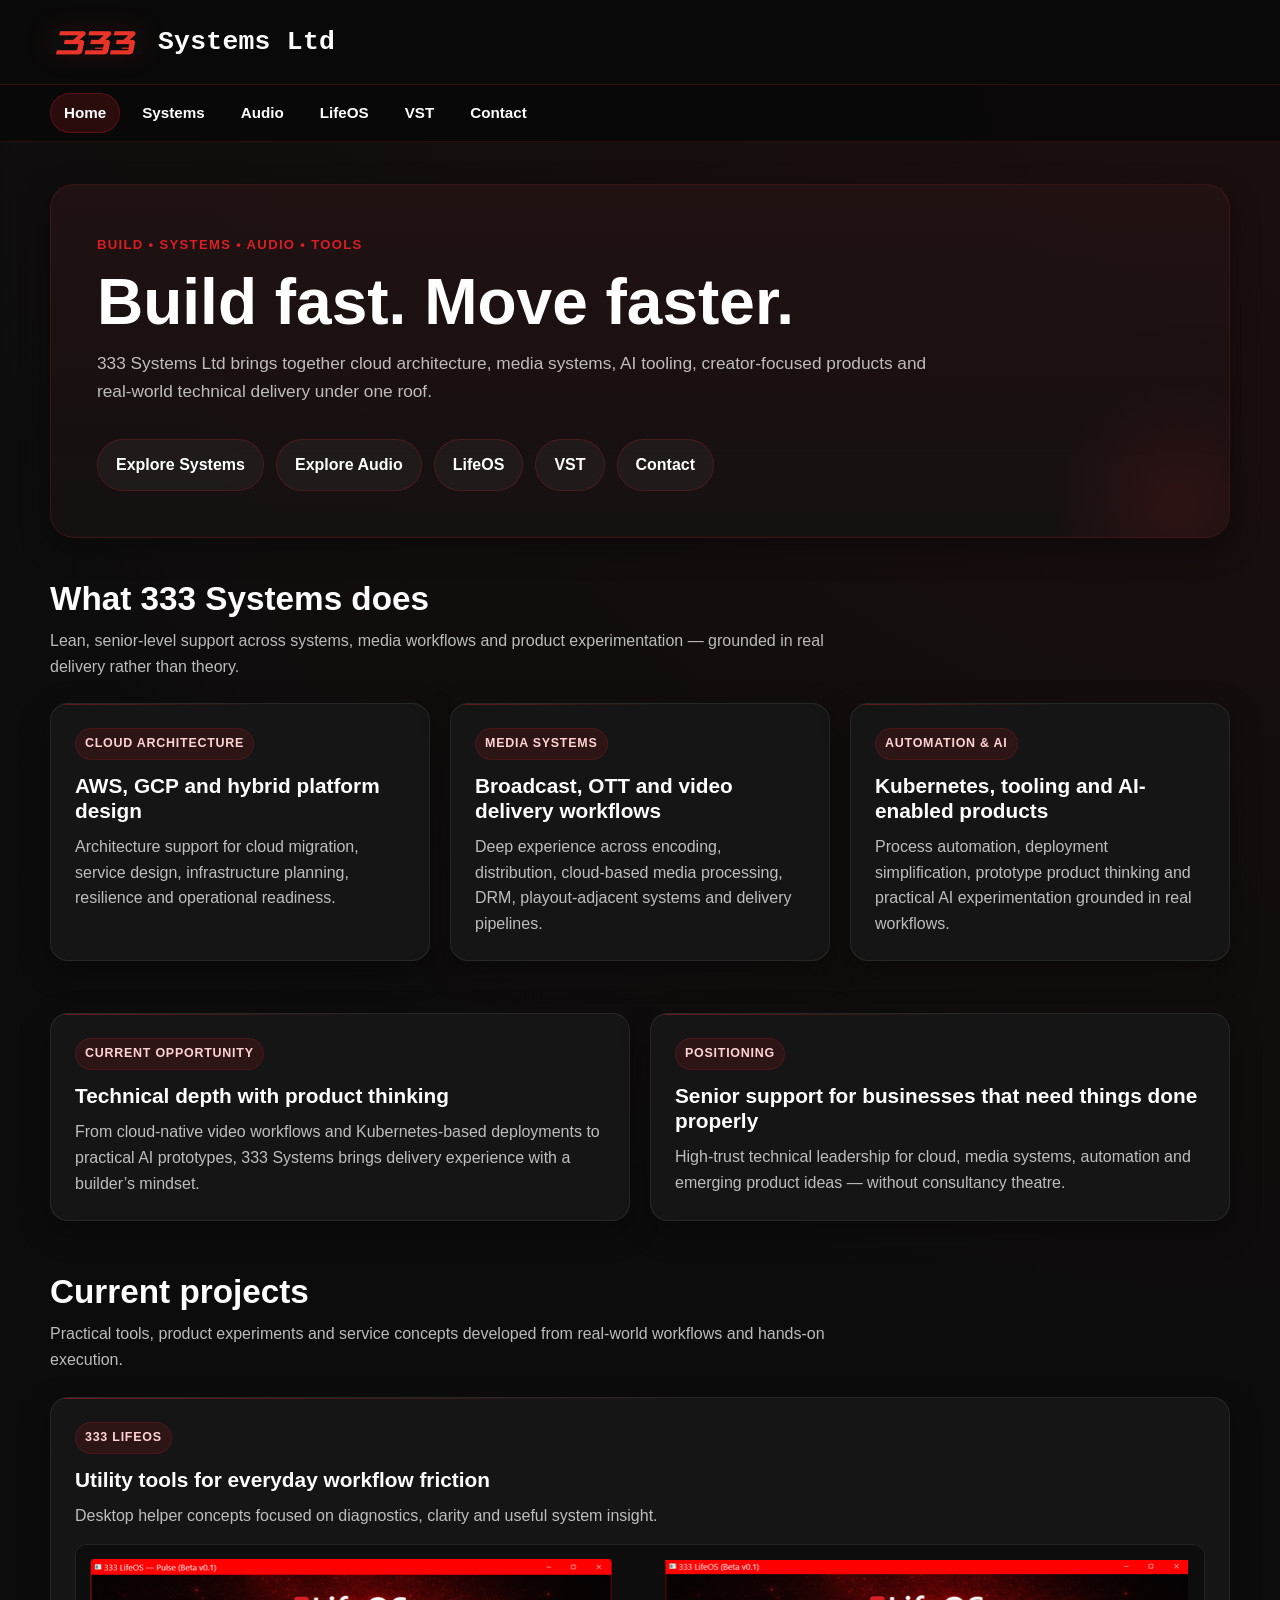
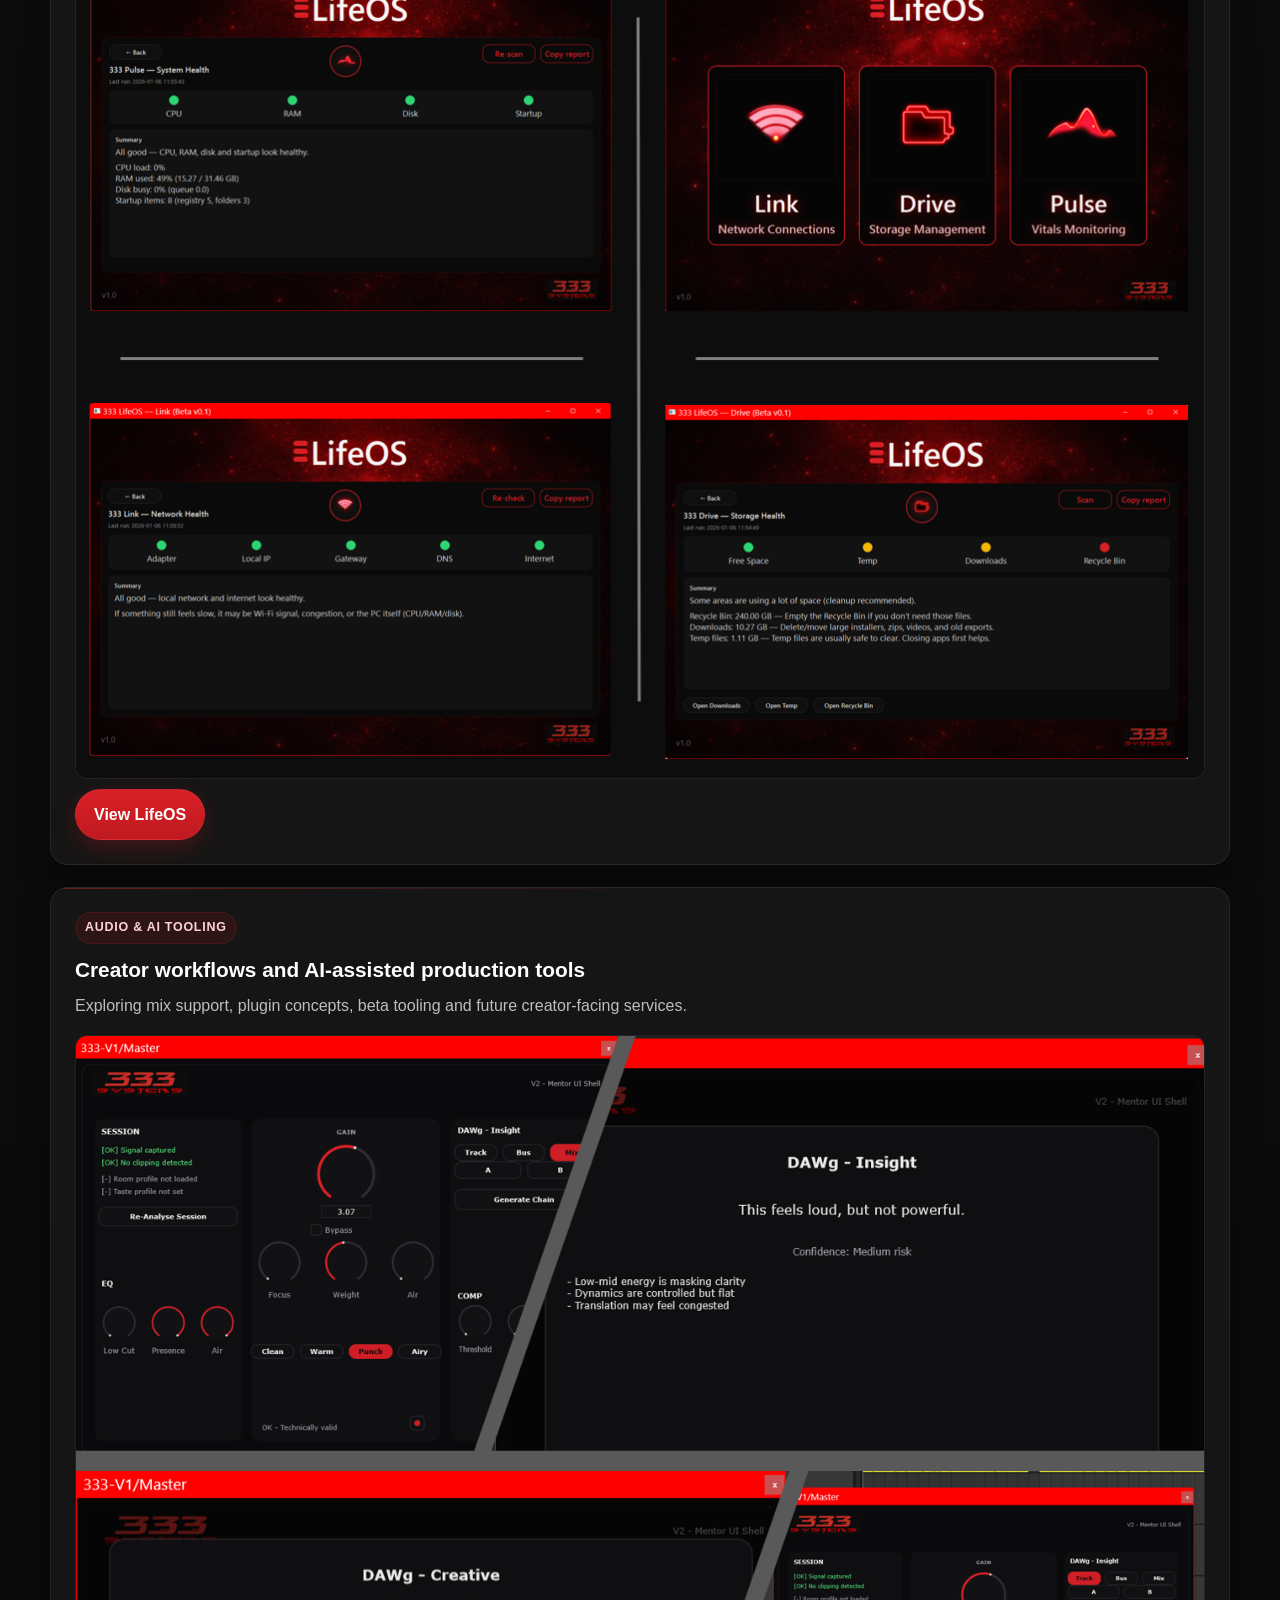
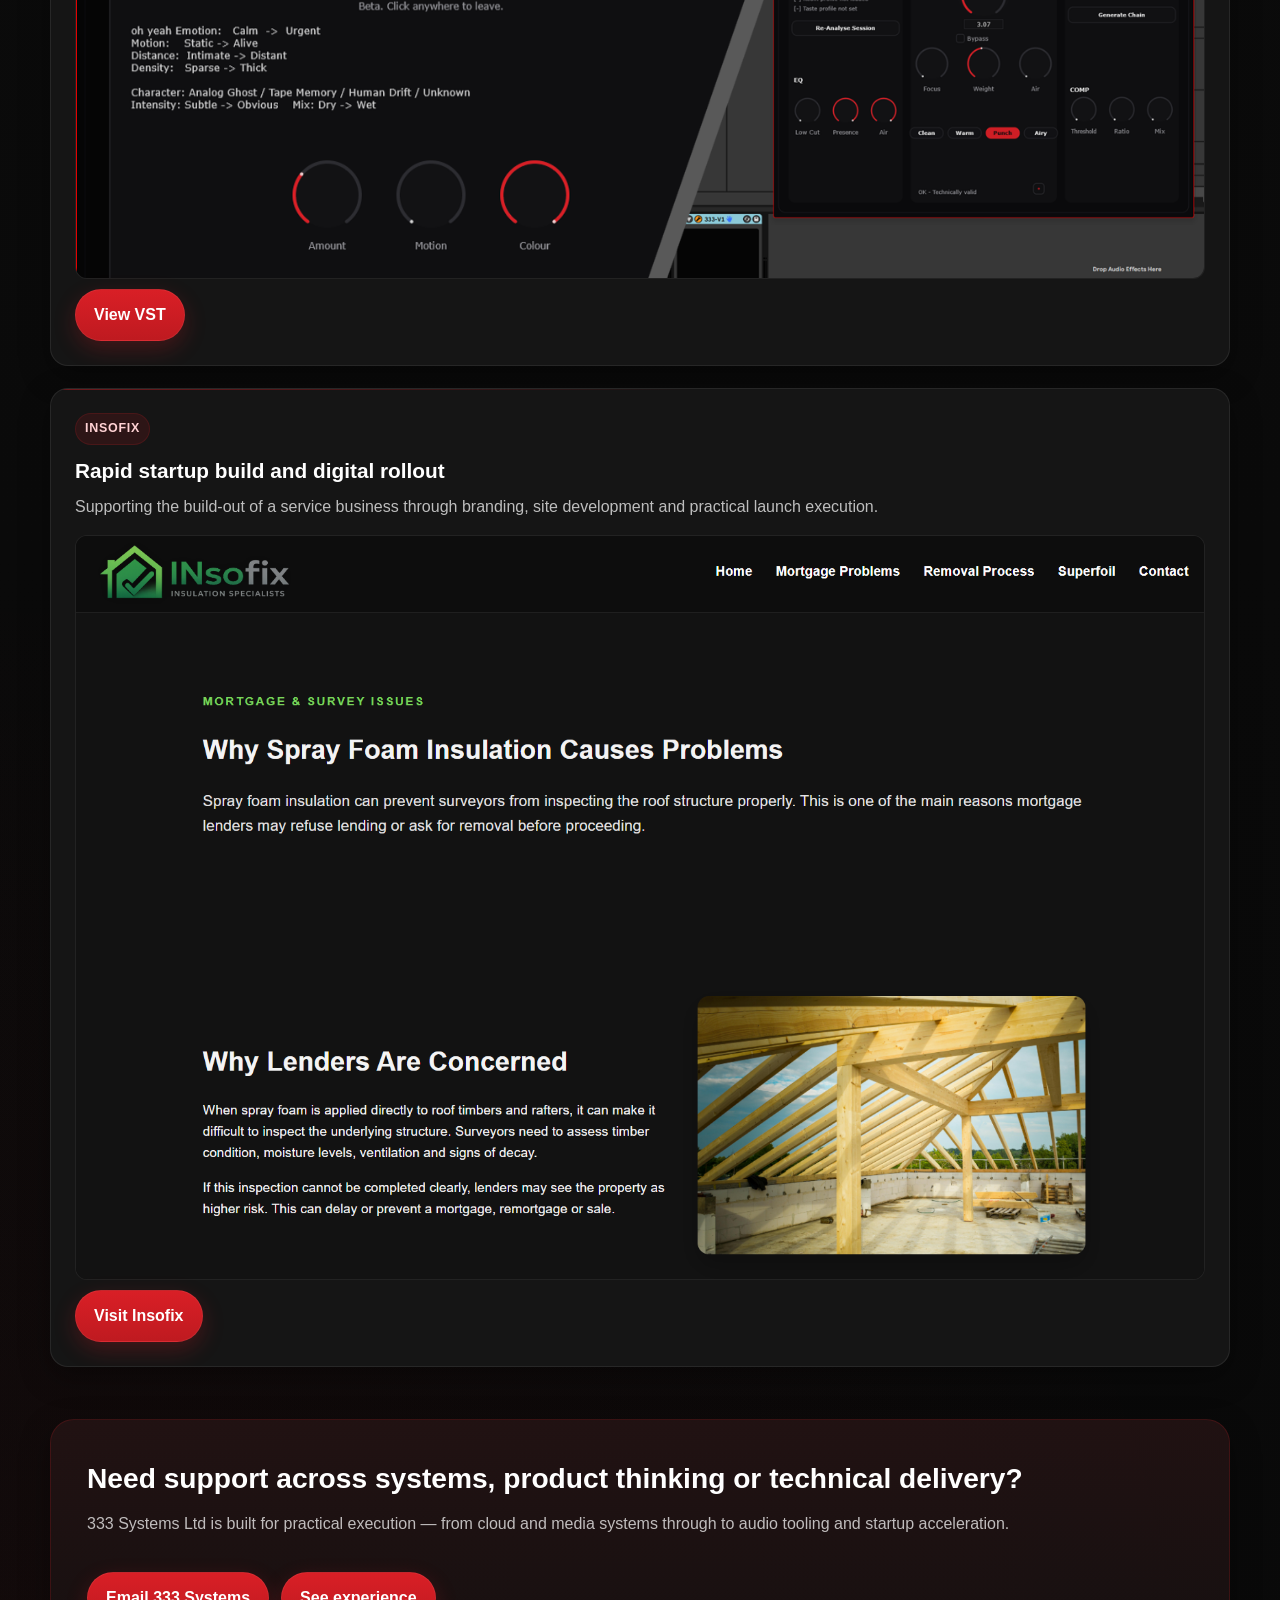
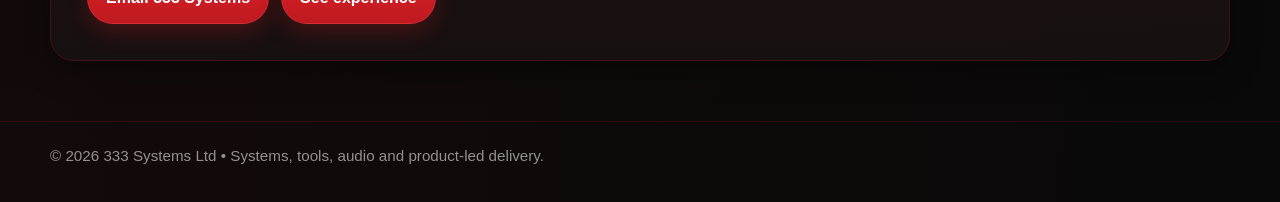
<file: index.html>
<!DOCTYPE html>
<html lang="en">
<head>
  <meta charset="UTF-8" />
  <meta name="viewport" content="width=device-width, initial-scale=1.0" />
  <title>333 Systems Ltd</title>
  <link rel="stylesheet" href="style.css" />
</head>
<body>

<header class="topbar brand-only">
  <div class="wrap topbar-inner">
    <div class="brand">
      <img src="images/333-logo.png" class="brand-mark" alt="333 Systems logo">
      <div class="brand-text">Systems Ltd</div>
    </div>
  </div>
</header>

<div class="subnav-bar">
  <div class="wrap subnav-inner nav-only">
    <nav class="subnav">
      <a href="index.html" class="active">Home</a>
      <a href="systems.html">Systems</a>
      <a href="audio.html">Audio</a>
      <a href="lifeos.html">LifeOS</a>
      <a href="vst.html">VST</a>
      <a href="contact.html">Contact</a>
    </nav>
  </div>
</div>

<main>

  <section class="hero">
    <div class="wrap">
      <div class="hero-panel">
        <div class="eyebrow">Build • Systems • Audio • Tools</div>
        <h1>Build fast. Move faster.</h1>
        <p>
          333 Systems Ltd brings together cloud architecture, media systems, AI tooling,
          creator-focused products and real-world technical delivery under one roof.
        </p>

        <div class="hero-actions">
          <a class="button button-secondary" href="systems.html">Explore Systems</a>
          <a class="button button-secondary" href="audio.html">Explore Audio</a>
          <a class="button button-secondary" href="lifeos.html">LifeOS</a>
          <a class="button button-secondary" href="vst.html">VST</a>
          <a class="button button-secondary" href="contact.html">Contact</a>
        </div>
      </div>
    </div>
  </section>

  <section class="section">
    <div class="wrap">
      <h2 class="section-title">What 333 Systems does</h2>
      <p class="section-intro">
        Lean, senior-level support across systems, media workflows and product experimentation —
        grounded in real delivery rather than theory.
      </p>

      <div class="grid grid-3">
        <div class="card">
          <div class="pill">Cloud Architecture</div>
          <h3>AWS, GCP and hybrid platform design</h3>
          <p>
            Architecture support for cloud migration, service design, infrastructure planning,
            resilience and operational readiness.
          </p>
        </div>

        <div class="card">
          <div class="pill">Media Systems</div>
          <h3>Broadcast, OTT and video delivery workflows</h3>
          <p>
            Deep experience across encoding, distribution, cloud-based media processing,
            DRM, playout-adjacent systems and delivery pipelines.
          </p>
        </div>

        <div class="card">
          <div class="pill">Automation &amp; AI</div>
          <h3>Kubernetes, tooling and AI-enabled products</h3>
          <p>
            Process automation, deployment simplification, prototype product thinking and
            practical AI experimentation grounded in real workflows.
          </p>
        </div>
      </div>
    </div>
  </section>

  <section class="section">
    <div class="wrap grid grid-2">
      <div class="card">
        <div class="pill">Current opportunity</div>
        <h3>Technical depth with product thinking</h3>
        <p>
          From cloud-native video workflows and Kubernetes-based deployments to practical AI
          prototypes, 333 Systems brings delivery experience with a builder’s mindset.
        </p>
      </div>

      <div class="card">
        <div class="pill">Positioning</div>
        <h3>Senior support for businesses that need things done properly</h3>
        <p>
          High-trust technical leadership for cloud, media systems, automation and emerging
          product ideas — without consultancy theatre.
        </p>
      </div>
    </div>
  </section>

  <section class="section">
    <div class="wrap">
      <h2 class="section-title">Current projects</h2>
      <p class="section-intro">
        Practical tools, product experiments and service concepts developed from real-world
        workflows and hands-on execution.
      </p>

      <div class="projects-stack">
        <div class="card">
          <div class="pill">333 LifeOS</div>
          <h3>Utility tools for everyday workflow friction</h3>
          <p>
            Desktop helper concepts focused on diagnostics, clarity and useful system insight.
          </p>
          <p>
            <img src="images/LifeOSx4.png" alt="LifeOS preview">
          </p>
          <a class="button" href="lifeos.html">View LifeOS</a>
        </div>

        <div class="card">
          <div class="pill">Audio &amp; AI Tooling</div>
          <h3>Creator workflows and AI-assisted production tools</h3>
          <p>
            Exploring mix support, plugin concepts, beta tooling and future creator-facing services.
          </p>
          <p>
            <img src="images/333-VST.png" alt="VST preview">
          </p>
          <a class="button" href="vst.html">View VST</a>
        </div>

        <div class="card">
          <div class="pill">Insofix</div>
          <h3>Rapid startup build and digital rollout</h3>
          <p>
            Supporting the build-out of a service business through branding, site development
            and practical launch execution.
          </p>
          <p>
            <img src="images/insofix-site-screenshot.png" alt="Insofix site preview">
          </p>
          <a class="button" href="https://insofixltd.co.uk" target="_blank" rel="noreferrer">Visit Insofix</a>
        </div>
      </div>
    </div>
  </section>

  <section class="section">
    <div class="wrap">
      <div class="cta">
        <h3>Need support across systems, product thinking or technical delivery?</h3>
        <p>
          333 Systems Ltd is built for practical execution — from cloud and media systems
          through to audio tooling and startup acceleration.
        </p>
        <div class="hero-actions">
          <a class="button" href="contact.html">Email 333 Systems</a>
          <a class="button" href="systems.html">See experience</a>
        </div>
      </div>
    </div>
  </section>

</main>

<footer>
  <div class="wrap">© 2026 333 Systems Ltd • Systems, tools, audio and product-led delivery.</div>
</footer>

</body>
</html>
</file>
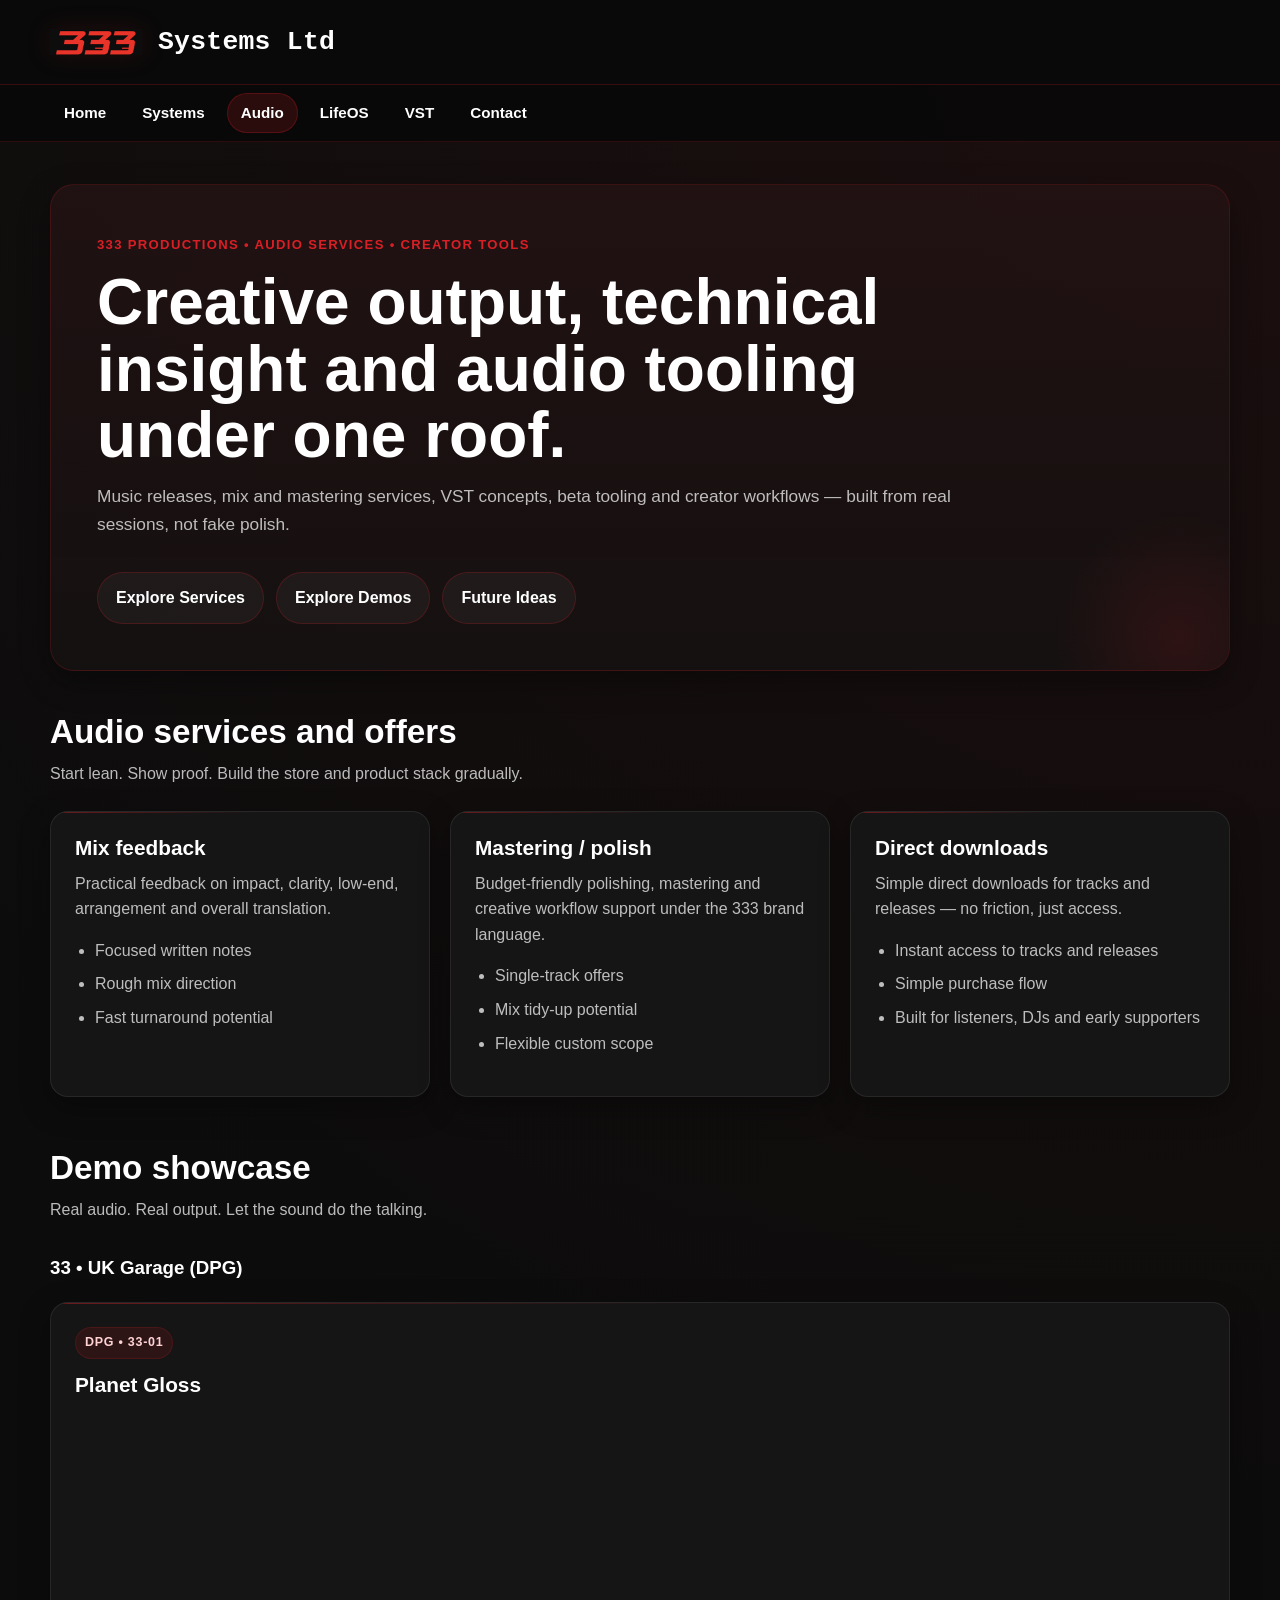
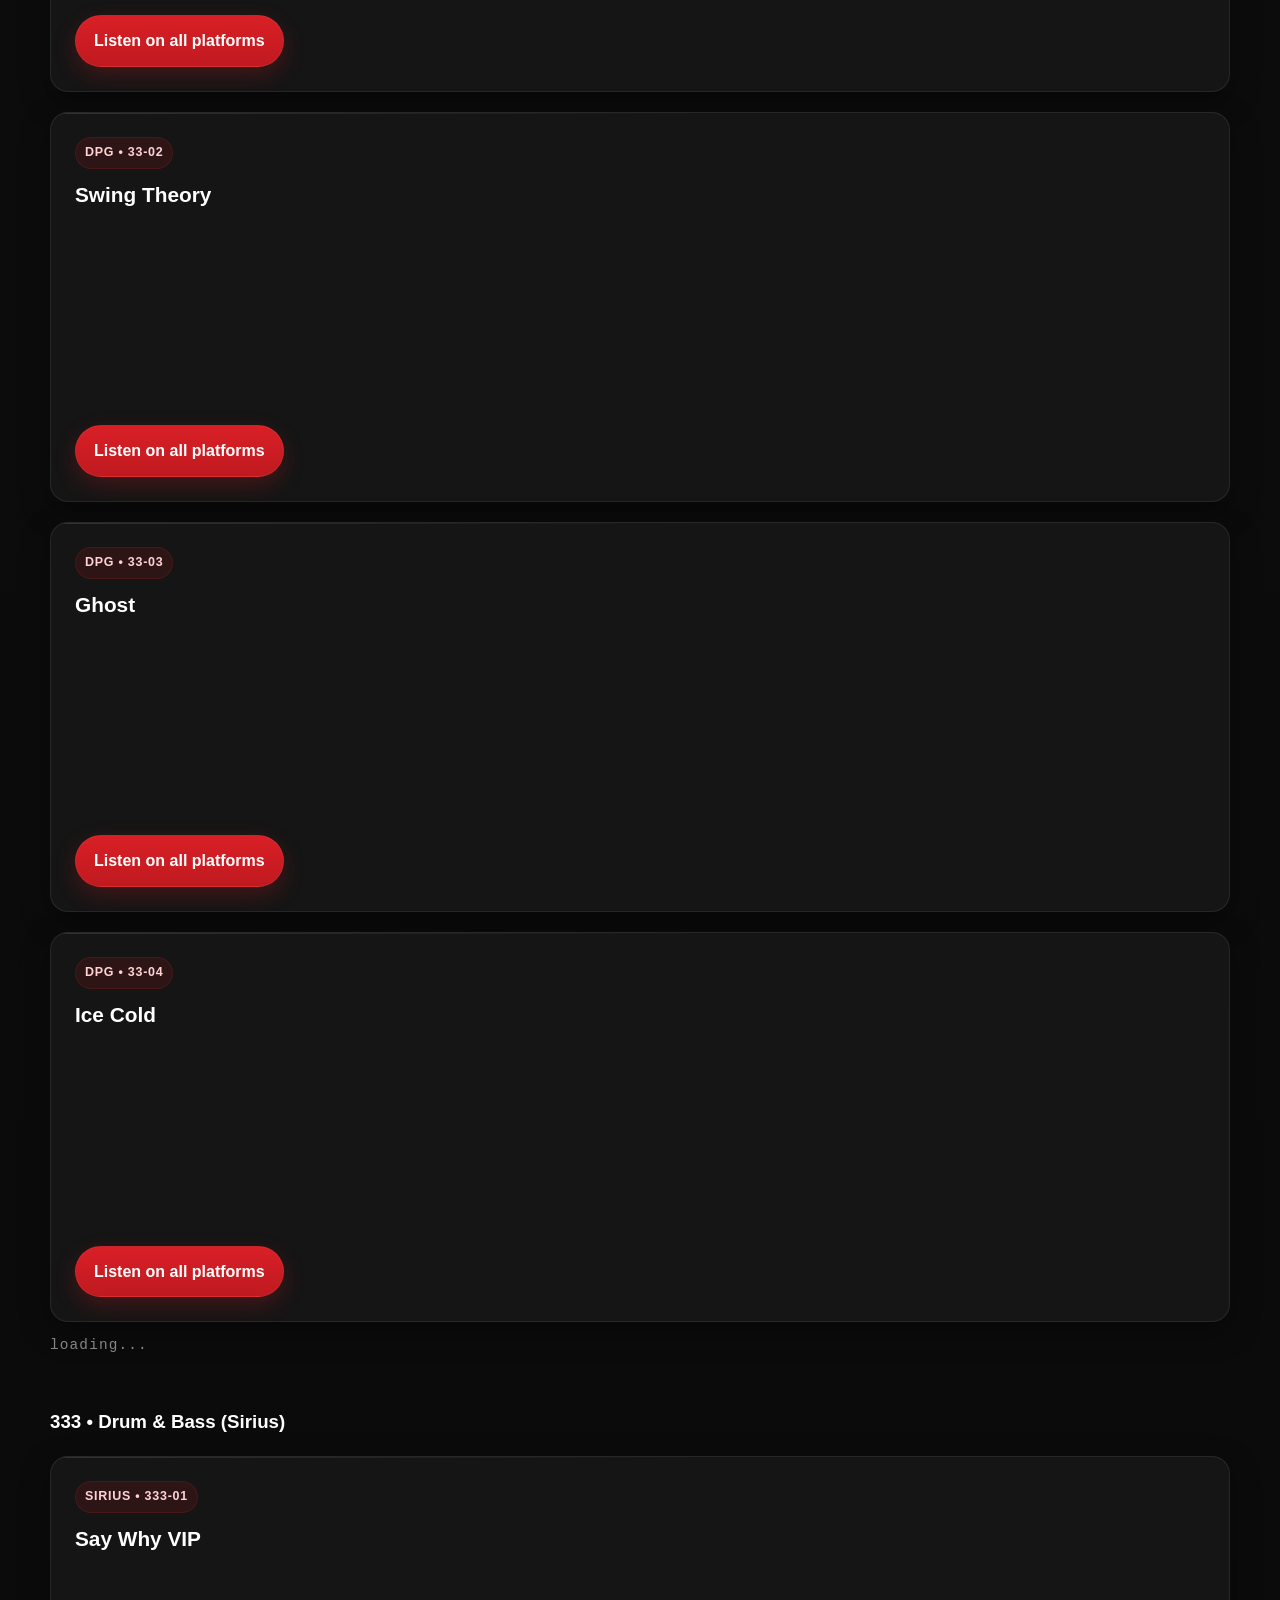
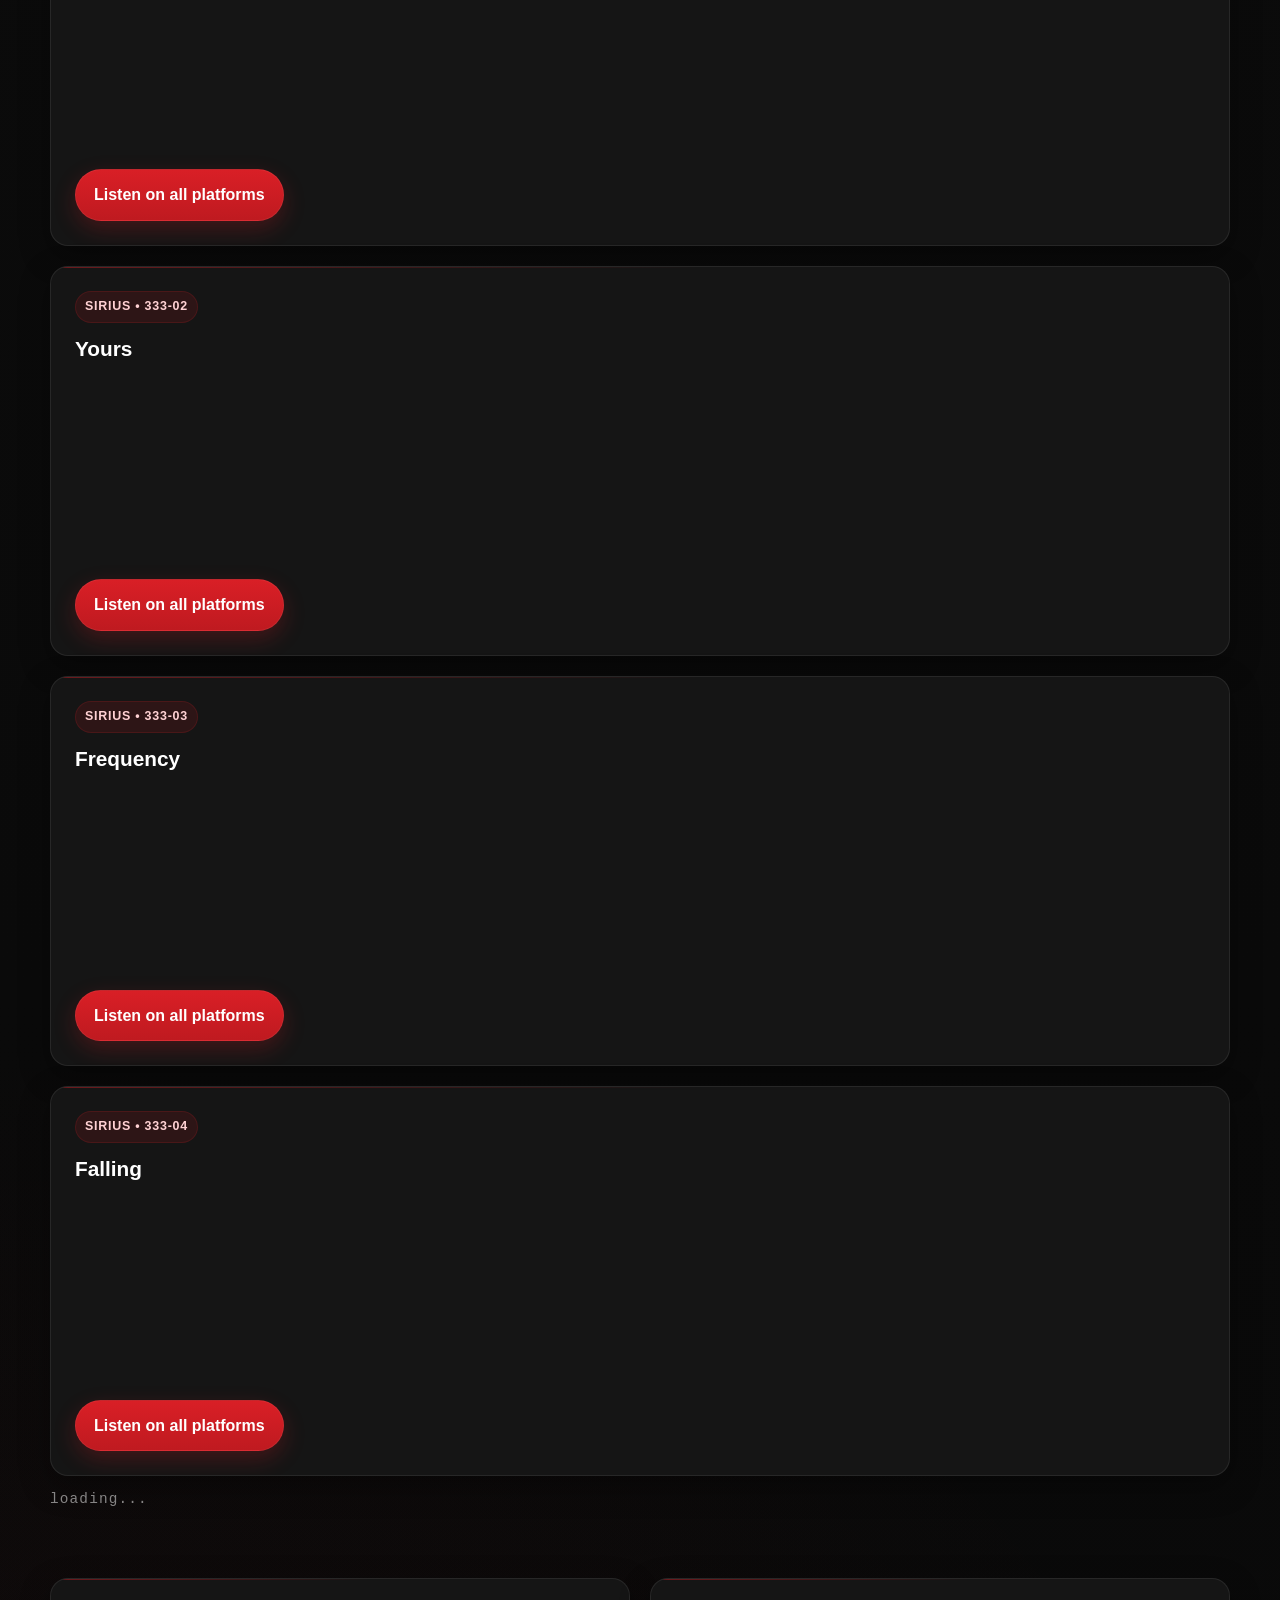
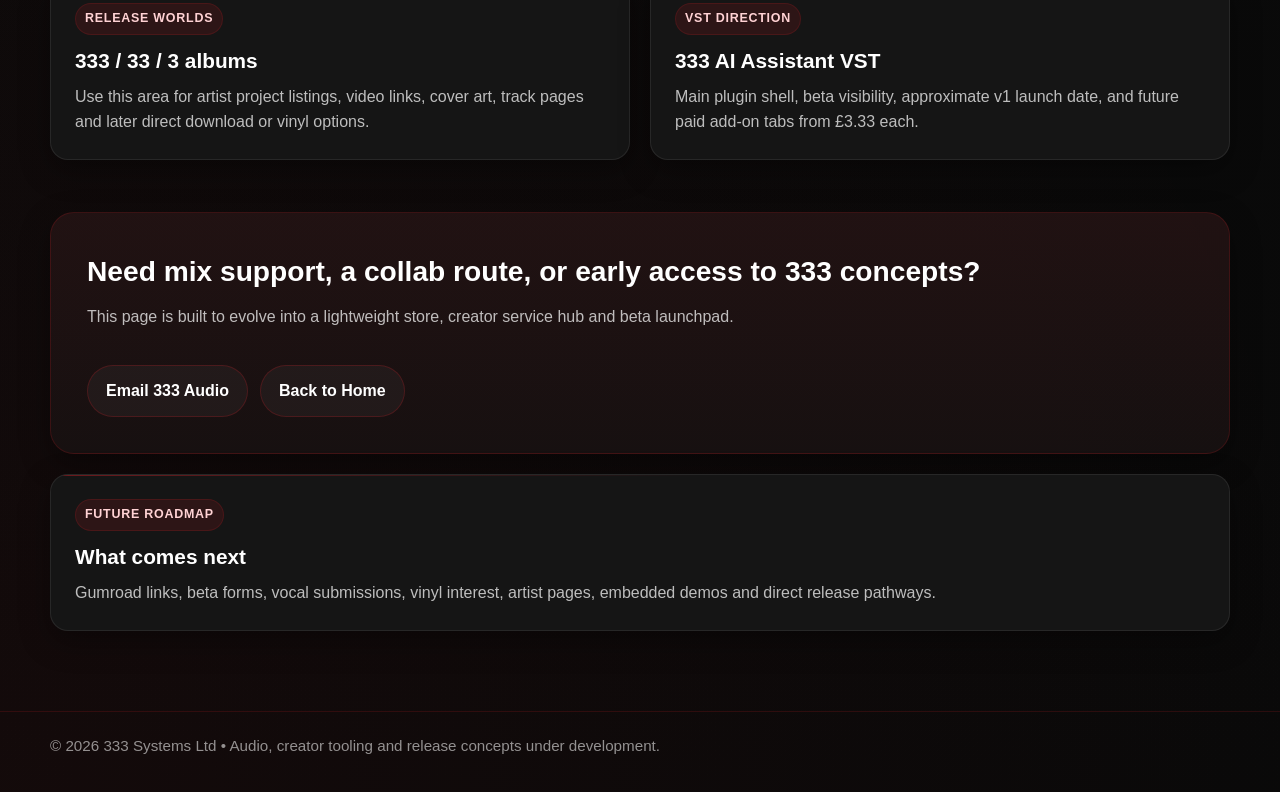
<file: audio.html>
<!DOCTYPE html>
<html lang="en">
<head>
    <meta charset="UTF-8">
    <meta name="viewport" content="width=device-width, initial-scale=1.0">
    <title>Audio - 333 Systems Ltd</title>
    <link rel="stylesheet" href="style.css">
</head>
<body>

<!-- TOPBAR (brand only) -->
<header class="topbar brand-only">
    <div class="wrap topbar-inner">
        <div class="brand">
            <img src="images/333-logo.png" class="brand-mark" alt="333 Systems logo">
            <div class="brand-text">Systems Ltd</div>
        </div>
    </div>
</header>

<!-- SUB NAV -->
<div class="subnav-bar">
    <div class="wrap subnav-inner">
        <nav class="subnav">
            <a href="index.html">Home</a>
            <a href="systems.html">Systems</a>
            <a href="audio.html" class="active">Audio</a>
            <a href="lifeos.html">LifeOS</a>
            <a href="vst.html">VST</a>
            <a href="contact.html">Contact</a>
        </nav>
    </div>
</div>

<main>

<!-- HERO -->
<section class="hero">
    <div class="wrap">
        <div class="hero-panel">

            <div class="eyebrow">
                333 PRODUCTIONS • AUDIO SERVICES • CREATOR TOOLS
            </div>

            <h1>
                Creative output, technical insight and audio tooling under one roof.
            </h1>

            <p>
                Music releases, mix and mastering services, VST concepts, beta tooling and creator workflows — built from real sessions, not fake polish.
            </p>

            <div class="hero-actions">
                <a class="button button-secondary" href="#services">Explore Services</a>
                <a class="button button-secondary" href="#showcase">Explore Demos</a>
                <a class="button button-secondary" href="#future">Future Ideas</a>
            </div>

        </div>
    </div>
</section>

<!-- SERVICES -->
<section class="section" id="services">
    <div class="wrap">
        <h2 class="section-title">Audio services and offers</h2>
        <p class="section-intro">
            Start lean. Show proof. Build the store and product stack gradually.
        </p>

        <div class="grid grid-3">

            <div class="card">
                
                <h3>Mix feedback</h3>
                <p>
                    Practical feedback on impact, clarity, low-end, arrangement and overall translation.
                </p>
                <ul>
                    <li>Focused written notes</li>
                    <li>Rough mix direction</li>
                    <li>Fast turnaround potential</li>
                </ul>
            </div>

            <div class="card">
               
                <h3>Mastering / polish</h3>
                <p>
                    Budget-friendly polishing, mastering and creative workflow support under the 333 brand language.
                </p>
                <ul>
                    <li>Single-track offers</li>
                    <li>Mix tidy-up potential</li>
                    <li>Flexible custom scope</li>
                </ul>
            </div>

            <div class="card">
                
                <h3>Direct downloads</h3>
                <p>
                    Simple direct downloads for tracks and releases — no friction, just access.
                </p>
                <ul>
                    <li>Instant access to tracks and releases</li>
                    <li>Simple purchase flow</li>
                    <li>Built for listeners, DJs and early supporters</li>
                </ul>
            </div>

        </div>
    </div>
</section>

<!-- DEMO SHOWCASE -->
<section class="section" id="showcase">
    <div class="wrap">

        <h2 class="section-title">Demo showcase</h2>
        <p class="section-intro">
            Real audio. Real output. Let the sound do the talking.
        </p>

        <!-- ===================== -->
        <!-- 33 PROJECT (GARAGE) -->
        <!-- ===================== -->

        <h3 style="margin-top:30px;">33 • UK Garage (DPG)</h3>

        <div class="grid">

            <!-- 33-01 -->
            <div class="card">
                <div class="pill">DPG • 33-01</div>
                <h3>Planet Gloss</h3>

                <iframe width="100%" height="166" scrolling="no" frameborder="no" allow="autoplay"
                    src="https://w.soundcloud.com/player/?url=https%3A//soundcloud.com/siriussoundz/33_01_planet_gloss_dpg&color=%23000000&auto_play=false&hide_related=true&show_comments=false&show_user=false&show_reposts=false&visual=false">
                </iframe>

                <div class="hero-actions">
                    <a class="button" href="https://artists.landr.com/056870685847" target="_blank">
                        Listen on all platforms
                    </a>
                </div>
            </div>

            <!-- 33-02 -->
            <div class="card">
                <div class="pill">DPG • 33-02</div>
                <h3>Swing Theory</h3>

                <iframe width="100%" height="166" scrolling="no" frameborder="no" allow="autoplay"
                    src="https://w.soundcloud.com/player/?url=https%3A//soundcloud.com/siriussoundz/33_02_swing_theory_dpg&color=%23000000&auto_play=false&hide_related=true&show_comments=false&show_user=false&show_reposts=false&visual=false">
                </iframe>

                <div class="hero-actions">
                    <a class="button" href="https://artists.landr.com/056870733562" target="_blank">
                        Listen on all platforms
                    </a>
                </div>
            </div>

            <!-- 33-03 -->
            <div class="card">
                <div class="pill">DPG • 33-03</div>
                <h3>Ghost</h3>

                <iframe width="100%" height="166" scrolling="no" frameborder="no" allow="autoplay"
                    src="https://w.soundcloud.com/player/?url=https%3A//soundcloud.com/siriussoundz/33-03-ghost&color=%23000000&auto_play=false&hide_related=true&show_comments=false&show_user=false&show_reposts=false&visual=false">
                </iframe>

                <div class="hero-actions">
                    <a class="button" href="https://artists.landr.com/990591655188" target="_blank">
                        Listen on all platforms
                    </a>
                </div>
            </div>

            <!-- 33-04 -->
            <div class="card">
                <div class="pill">DPG • 33-04</div>
                <h3>Ice Cold</h3>

                <iframe width="100%" height="166" scrolling="no" frameborder="no" allow="autoplay"
                    src="https://w.soundcloud.com/player/?url=https%3A//soundcloud.com/siriussoundz/33-04-ice-cold&color=%23000000&auto_play=false&hide_related=true&show_comments=false&show_user=false&show_reposts=false&visual=false">
                </iframe>

                <div class="hero-actions">
                    <a class="button" href="https://artists.landr.com/057914695266" target="_blank">
                        Listen on all platforms
                    </a>
                </div>
            </div>

        </div>

        <p class="loading">loading...</p>

        <!-- ===================== -->
        <!-- 333 PROJECT (DNB) -->
        <!-- ===================== -->

        <h3 style="margin-top:50px;">333 • Drum & Bass (Sirius)</h3>

        <div class="grid">

            <!-- 333-01 -->
            <div class="card">
                <div class="pill">Sirius • 333-01</div>
                <h3>Say Why VIP</h3>

                <iframe width="100%" height="166" scrolling="no" frameborder="no" allow="autoplay"
                    src="https://w.soundcloud.com/player/?url=https%3A//soundcloud.com/siriussoundz/say-why-2024-vip&color=%23000000&auto_play=false&hide_related=true&show_comments=false&show_user=false&show_reposts=false&visual=false">
                </iframe>

                <div class="hero-actions">
                    <a class="button" href="https://artists.landr.com/055855704795" target="_blank">
                        Listen on all platforms
                    </a>
                </div>
            </div>

            <!-- 333-02 -->
            <div class="card">
                <div class="pill">Sirius • 333-02</div>
                <h3>Yours</h3>

                <iframe width="100%" height="166" scrolling="no" frameborder="no" allow="autoplay"
                    src="https://w.soundcloud.com/player/?url=https%3A//soundcloud.com/siriussoundz/333-02-yours&color=%23000000&auto_play=false&hide_related=true&show_comments=false&show_user=false&show_reposts=false&visual=false">
                </iframe>

                <div class="hero-actions">
                    <a class="button" href="https://artists.landr.com/055905786047" target="_blank">
                        Listen on all platforms
                    </a>
                </div>
            </div>

            <!-- 333-03 -->
            <div class="card">
                <div class="pill">Sirius • 333-03</div>
                <h3>Frequency</h3>

                <iframe width="100%" height="166" scrolling="no" frameborder="no" allow="autoplay"
                    src="https://w.soundcloud.com/player/?url=https%3A//soundcloud.com/siriussoundz/333-03-frequency&color=%23000000&auto_play=false&hide_related=true&show_comments=false&show_user=false&show_reposts=false&visual=false">
                </iframe>

                <div class="hero-actions">
                    <a class="button" href="https://artists.landr.com/056870446134" target="_blank">
                        Listen on all platforms
                    </a>
                </div>
            </div>

            <!-- 333-04 -->
            <div class="card">
                <div class="pill">Sirius • 333-04</div>
                <h3>Falling</h3>

                <iframe width="100%" height="166" scrolling="no" frameborder="no" allow="autoplay"
                    src="https://w.soundcloud.com/player/?url=https%3A//soundcloud.com/siriussoundz/333-04-shining-candle-mpv-3-0&color=%23000000&auto_play=false&hide_related=true&show_comments=false&show_user=false&show_reposts=false&visual=false">
                </iframe>

                <div class="hero-actions">
                    <a class="button" href="https://artists.landr.com/057914454146" target="_blank">
                        Listen on all platforms
                    </a>
                </div>
            </div>

        </div>

        <p class="loading">loading...</p>

    </div>
</section>

<!-- PROJECT / PRODUCT DIRECTION -->
<section class="section">
    <div class="wrap grid grid-2">

        <div class="card">
            <div class="pill">Release worlds</div>
            <h3>333 / 33 / 3 albums</h3>
            <p>
                Use this area for artist project listings, video links, cover art, track pages and later direct download or vinyl options.
            </p>
        </div>

        <div class="card">
            <div class="pill">VST direction</div>
            <h3>333 AI Assistant VST</h3>
            <p>
                Main plugin shell, beta visibility, approximate v1 launch date, and future paid add-on tabs from £3.33 each.
            </p>
        </div>

    </div>
</section>

<!-- FUTURE / CTA -->
<section class="section" id="future">
    <div class="wrap">

        <div class="cta">
            <h3>Need mix support, a collab route, or early access to 333 concepts?</h3>
            <p>
                This page is built to evolve into a lightweight store, creator service hub and beta launchpad.
            </p>

            <div class="hero-actions">
                <a class="button button-secondary" href="contact.html">Email 333 Audio</a>
                <a class="button button-secondary" href="index.html">Back to Home</a>
            </div>
        </div>

        <div class="card" style="margin-top:20px;">
            <div class="pill">Future roadmap</div>
            <h3>What comes next</h3>
            <p>
                Gumroad links, beta forms, vocal submissions, vinyl interest, artist pages, embedded demos and direct release pathways.
            </p>
        </div>

    </div>
</section>

</main>

<!-- FOOTER -->
<footer>
    <div class="wrap">
        © 2026 333 Systems Ltd • Audio, creator tooling and release concepts under development.
    </div>
</footer>

</body>
</html>
</file>
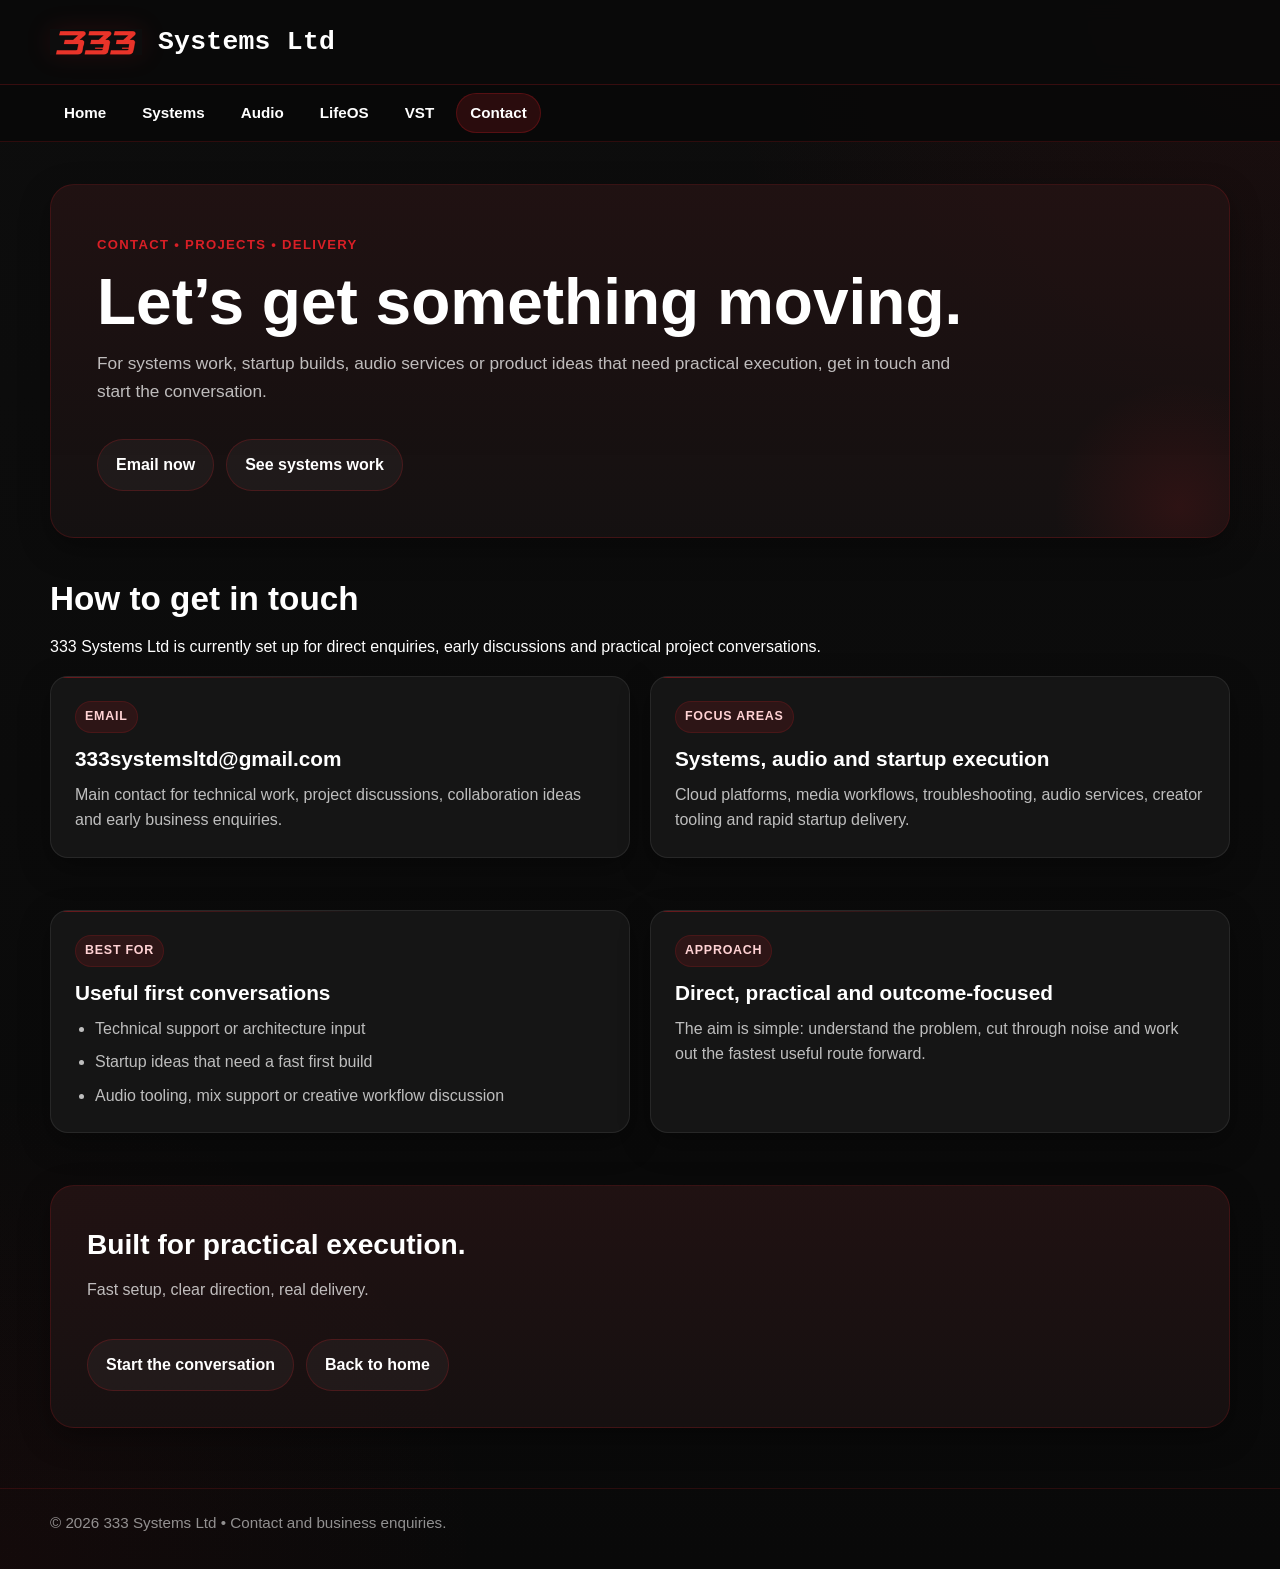
<file: contact.html>
<!DOCTYPE html>
<html lang="en">
<head>
  <meta charset="UTF-8" />
  <meta name="viewport" content="width=device-width, initial-scale=1.0" />
  <title>Contact - 333 Systems Ltd</title>
  <link rel="stylesheet" href="style.css" />
</head>
<body>

<header class="topbar brand-only">
  <div class="wrap topbar-inner">
    <div class="brand">
      <img src="images/333-logo.png" class="brand-mark" alt="333 Systems logo">
      <div class="brand-text">Systems Ltd</div>
    </div>
  </div>
</header>

<div class="subnav-bar">
  <div class="wrap subnav-inner">
    <nav class="subnav">
      <a href="index.html">Home</a>
      <a href="systems.html">Systems</a>
      <a href="audio.html">Audio</a>
      <a href="lifeos.html">LifeOS</a>
      <a href="vst.html">VST</a>
      <a href="contact.html" class="active">Contact</a>
    </nav>
  </div>
</div>

<main>

<section class="hero">
  <div class="wrap">
    <div class="hero-panel">
      <div class="eyebrow">Contact • Projects • Delivery</div>
      <h1>Let’s get something moving.</h1>
      <p>
        For systems work, startup builds, audio services or product ideas that need practical execution,
        get in touch and start the conversation.
      </p>
      <div class="hero-actions">
        <a class="button button-secondary" href="mailto:333systemsltd@gmail.com">Email now</a>
        <a class="button button-secondary" href="systems.html">See systems work</a>
      </div>
    </div>
  </div>
</section>

<section class="section">
  <div class="wrap">
    <h2 class="section-title">How to get in touch</h2>
    <p class="section-lead">
      333 Systems Ltd is currently set up for direct enquiries, early discussions and practical project conversations.
    </p>

    <div class="grid grid-2">
      <div class="card">
        <div class="pill">Email</div>
        <h3>333systemsltd@gmail.com</h3>
        <p>
          Main contact for technical work, project discussions, collaboration ideas and early business enquiries.
        </p>
      </div>

      <div class="card">
        <div class="pill">Focus areas</div>
        <h3>Systems, audio and startup execution</h3>
        <p>
          Cloud platforms, media workflows, troubleshooting, audio services, creator tooling and rapid startup delivery.
        </p>
      </div>
    </div>
  </div>
</section>

<section class="section">
  <div class="wrap grid grid-2">
    <div class="card">
      <div class="pill">Best for</div>
      <h3>Useful first conversations</h3>
      <ul class="list">
        <li>Technical support or architecture input</li>
        <li>Startup ideas that need a fast first build</li>
        <li>Audio tooling, mix support or creative workflow discussion</li>
      </ul>
    </div>

    <div class="card">
      <div class="pill">Approach</div>
      <h3>Direct, practical and outcome-focused</h3>
      <p>
        The aim is simple: understand the problem, cut through noise and work out the fastest useful route forward.
      </p>
    </div>
  </div>
</section>

<section class="section">
  <div class="wrap">
    <div class="cta">
      <h3>Built for practical execution.</h3>
      <p>Fast setup, clear direction, real delivery.</p>
      <div class="hero-actions">
        <a href="mailto:333systemsltd@gmail.com" class="button button-secondary">Start the conversation</a>
        <a href="index.html" class="button button-secondary">Back to home</a>
      </div>
    </div>
  </div>
</section>

</main>

<footer>
  <div class="wrap">© 2026 333 Systems Ltd • Contact and business enquiries.</div>
</footer>

</body>
</html>
</file>
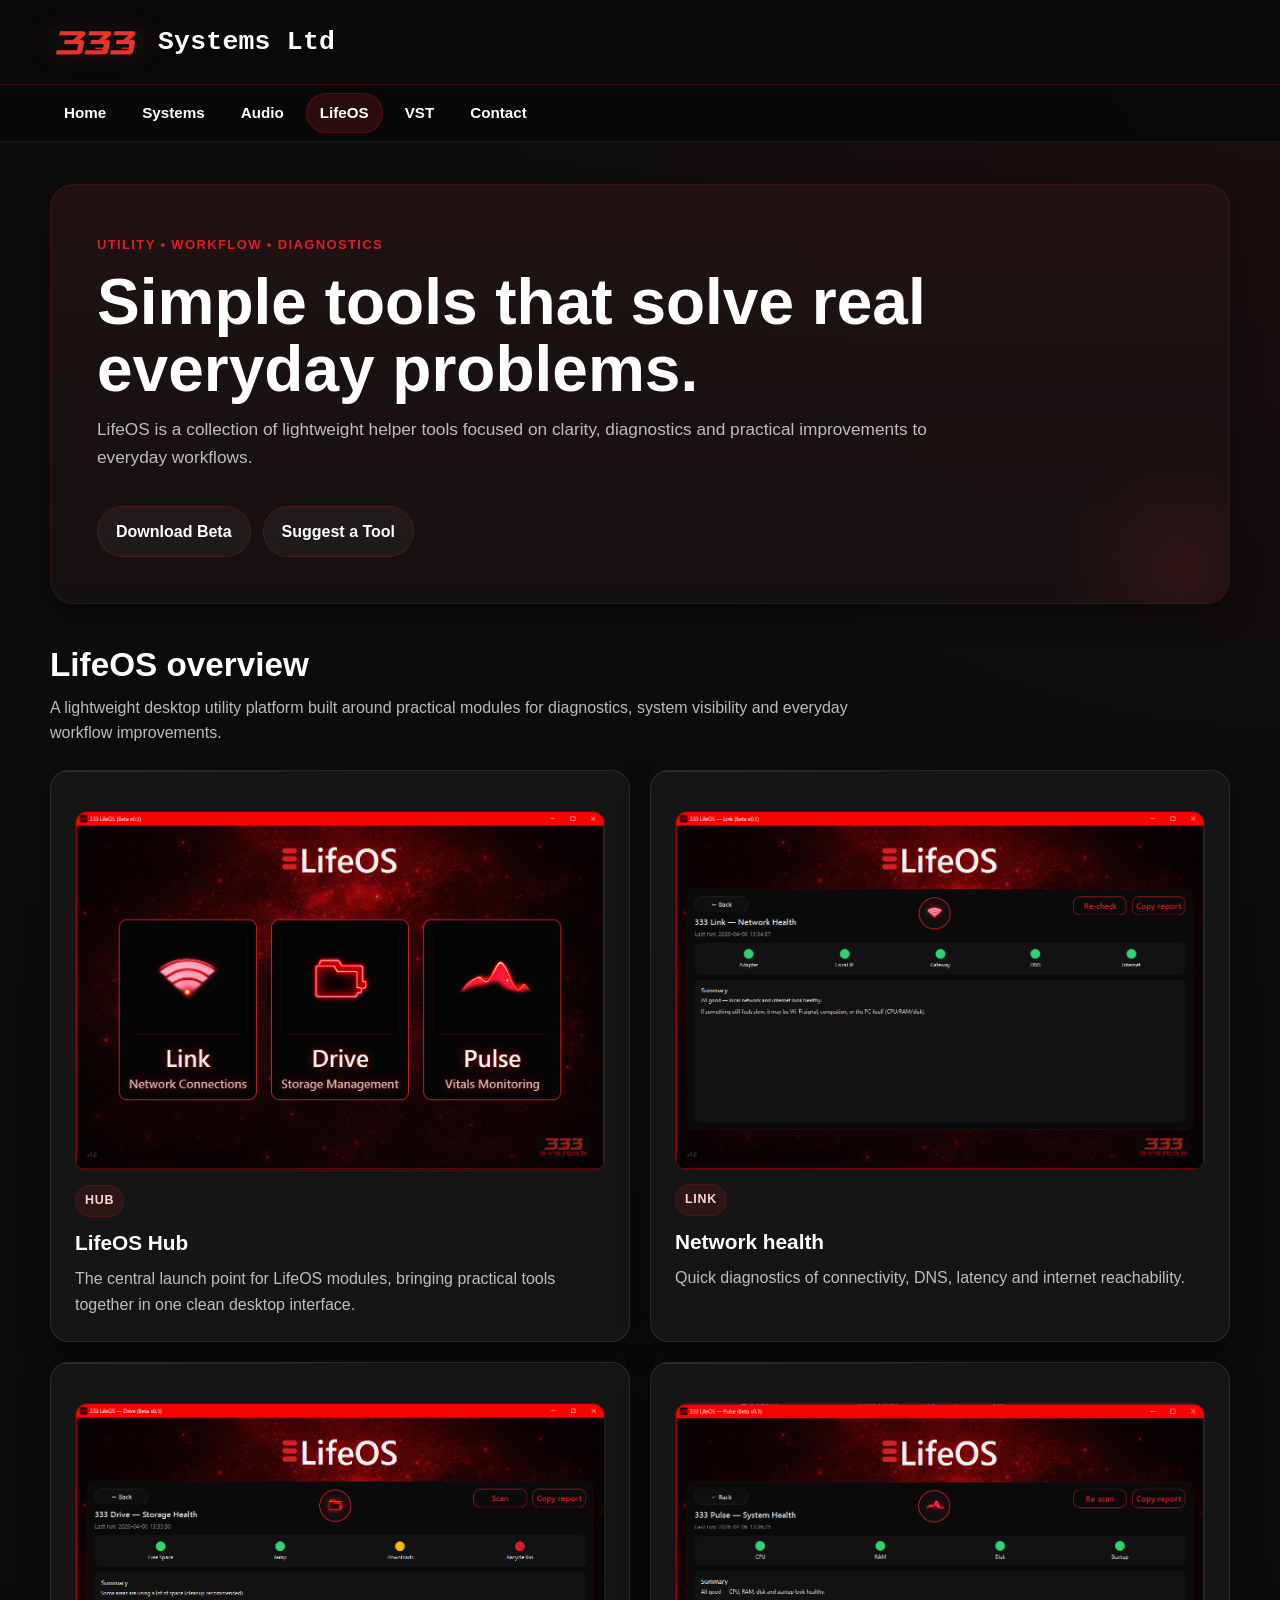
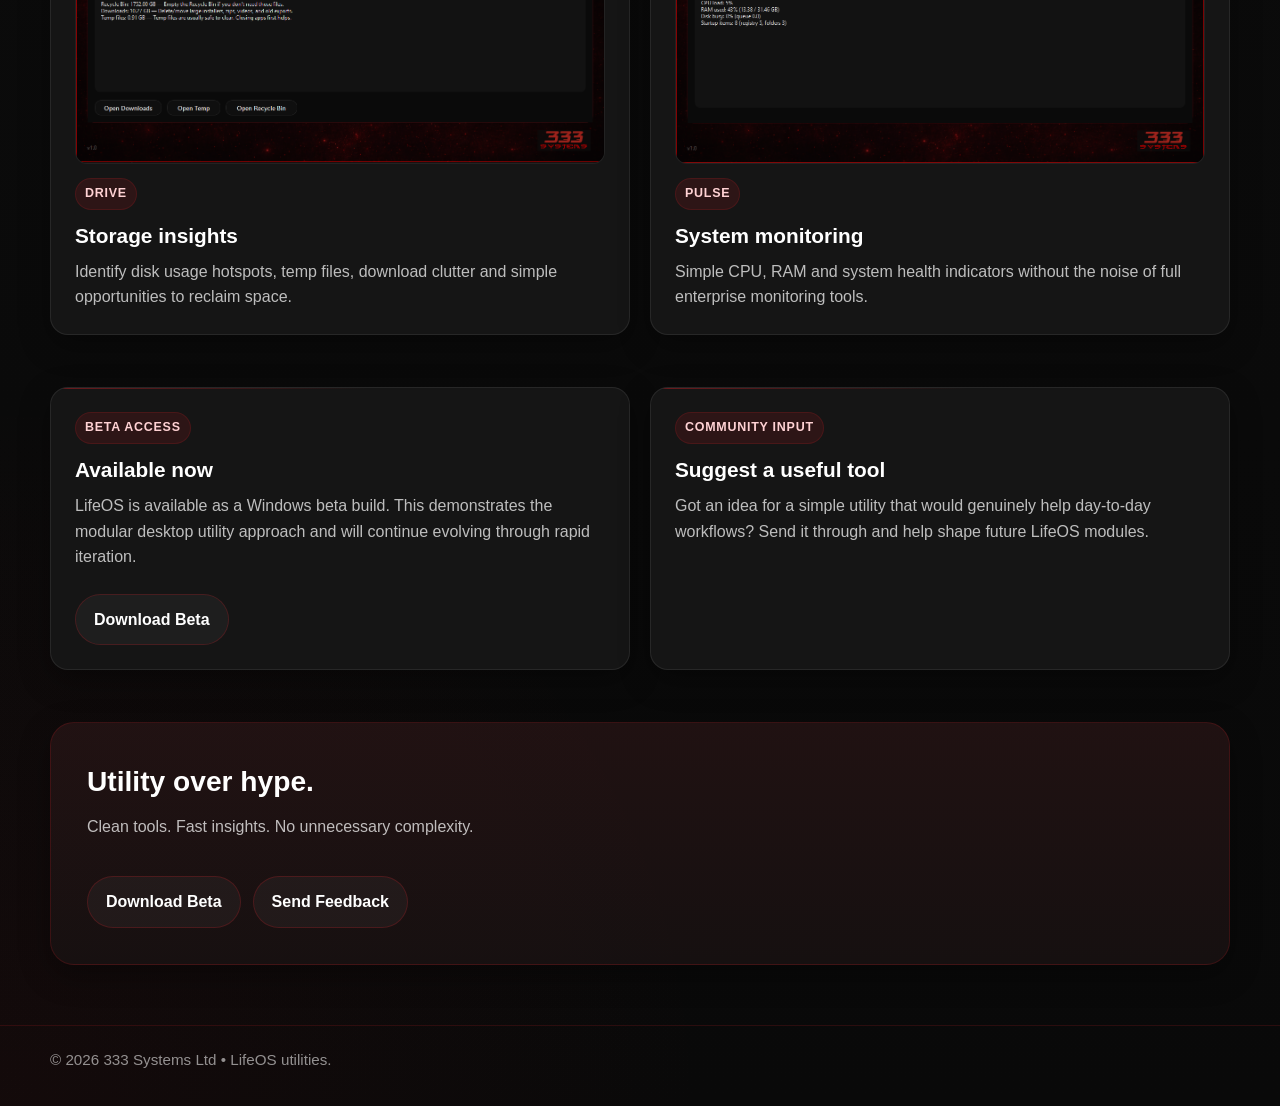
<file: lifeos.html>
<!DOCTYPE html>
<html lang="en">
<head>
  <meta charset="UTF-8" />
  <meta name="viewport" content="width=device-width, initial-scale=1.0" />
  <title>LifeOS - 333 Systems Ltd</title>
  <link rel="stylesheet" href="style.css" />
</head>
<body>

<header class="topbar brand-only">
  <div class="wrap topbar-inner">
    <div class="brand">
      <img src="images/333-logo.png" class="brand-mark" alt="333 Systems logo">
      <div class="brand-text">Systems Ltd</div>
    </div>
  </div>
</header>

<div class="subnav-bar">
  <div class="wrap subnav-inner">
    <nav class="subnav">
      <a href="index.html">Home</a>
      <a href="systems.html">Systems</a>
      <a href="audio.html">Audio</a>
      <a href="lifeos.html" class="active">LifeOS</a>
      <a href="vst.html">VST</a>
      <a href="contact.html">Contact</a>
    </nav>
  </div>
</div>

<main>

<section class="hero">
  <div class="wrap">
    <div class="hero-panel">
      <div class="eyebrow">Utility • Workflow • Diagnostics</div>
      <h1>Simple tools that solve real everyday problems.</h1>
      <p>
        LifeOS is a collection of lightweight helper tools focused on clarity, diagnostics and practical improvements to everyday workflows.
      </p>
      <div class="hero-actions">
        <a class="button button-secondary" href="https://raw.githubusercontent.com/siriussoundz/DEV-333systemsltd/main/releases/LifeOS-Beta.zip">Download Beta</a>
        <a class="button button-secondary" href="contact.html">Suggest a Tool</a>
      </div>
    </div>
  </div>
</section>

<section class="section">
  <div class="wrap">
    <h2 class="section-title">LifeOS overview</h2>
    <p class="section-intro">
      A lightweight desktop utility platform built around practical modules for diagnostics, system visibility and everyday workflow improvements.
    </p>

    <div class="grid grid-2">

      <div class="card">
        <img src="images/LifeOS-HUB.png" alt="LifeOS Hub main screen" style="width:100%; border-radius:12px; margin-bottom:14px;">
        <div class="pill">Hub</div>
        <h3>LifeOS Hub</h3>
        <p>The central launch point for LifeOS modules, bringing practical tools together in one clean desktop interface.</p>
      </div>

      <div class="card">
        <img src="images/LifeOS-Link.png" alt="LifeOS Link module" style="width:100%; border-radius:12px; margin-bottom:14px;">
        <div class="pill">Link</div>
        <h3>Network health</h3>
        <p>Quick diagnostics of connectivity, DNS, latency and internet reachability.</p>
      </div>

      <div class="card">
        <img src="images/LifeOS-Drive.png" alt="LifeOS Drive module" style="width:100%; border-radius:12px; margin-bottom:14px;">
        <div class="pill">Drive</div>
        <h3>Storage insights</h3>
        <p>Identify disk usage hotspots, temp files, download clutter and simple opportunities to reclaim space.</p>
      </div>

      <div class="card">
        <img src="images/LifeOS-Pulse.png" alt="LifeOS Pulse module" style="width:100%; border-radius:12px; margin-bottom:14px;">
        <div class="pill">Pulse</div>
        <h3>System monitoring</h3>
        <p>Simple CPU, RAM and system health indicators without the noise of full enterprise monitoring tools.</p>
      </div>

    </div>
  </div>
</section>

<section class="section">
  <div class="wrap grid grid-2">

    <div class="card">
      <div class="pill">Beta Access</div>
      <h3>Available now</h3>
      <p>
        LifeOS is available as a Windows beta build. This demonstrates the modular desktop utility approach and will continue evolving through rapid iteration.
      </p>
      <div class="hero-actions" style="margin-top:14px;">
        <a class="button button-secondary" href="https://raw.githubusercontent.com/siriussoundz/DEV-333systemsltd/main/releases/LifeOS-Beta.zip">Download Beta</a>
      </div>
    </div>

    <div class="card">
      <div class="pill">Community Input</div>
      <h3>Suggest a useful tool</h3>
      <p>
        Got an idea for a simple utility that would genuinely help day-to-day workflows? Send it through and help shape future LifeOS modules.
      </p>
    </div>

  </div>
</section>

<section class="section">
  <div class="wrap">
    <div class="cta">
      <h3>Utility over hype.</h3>
      <p>Clean tools. Fast insights. No unnecessary complexity.</p>
      <div class="hero-actions">
        <a class="button button-secondary" href="https://raw.githubusercontent.com/siriussoundz/DEV-333systemsltd/main/releases/LifeOS-Beta.zip">Download Beta</a>
        <a class="button button-secondary" href="contact.html">Send Feedback</a>
      </div>
    </div>
  </div>
</section>

</main>

<footer>
  <div class="wrap">© 2026 333 Systems Ltd • LifeOS utilities.</div>
</footer>

</body>
</html>
</file>
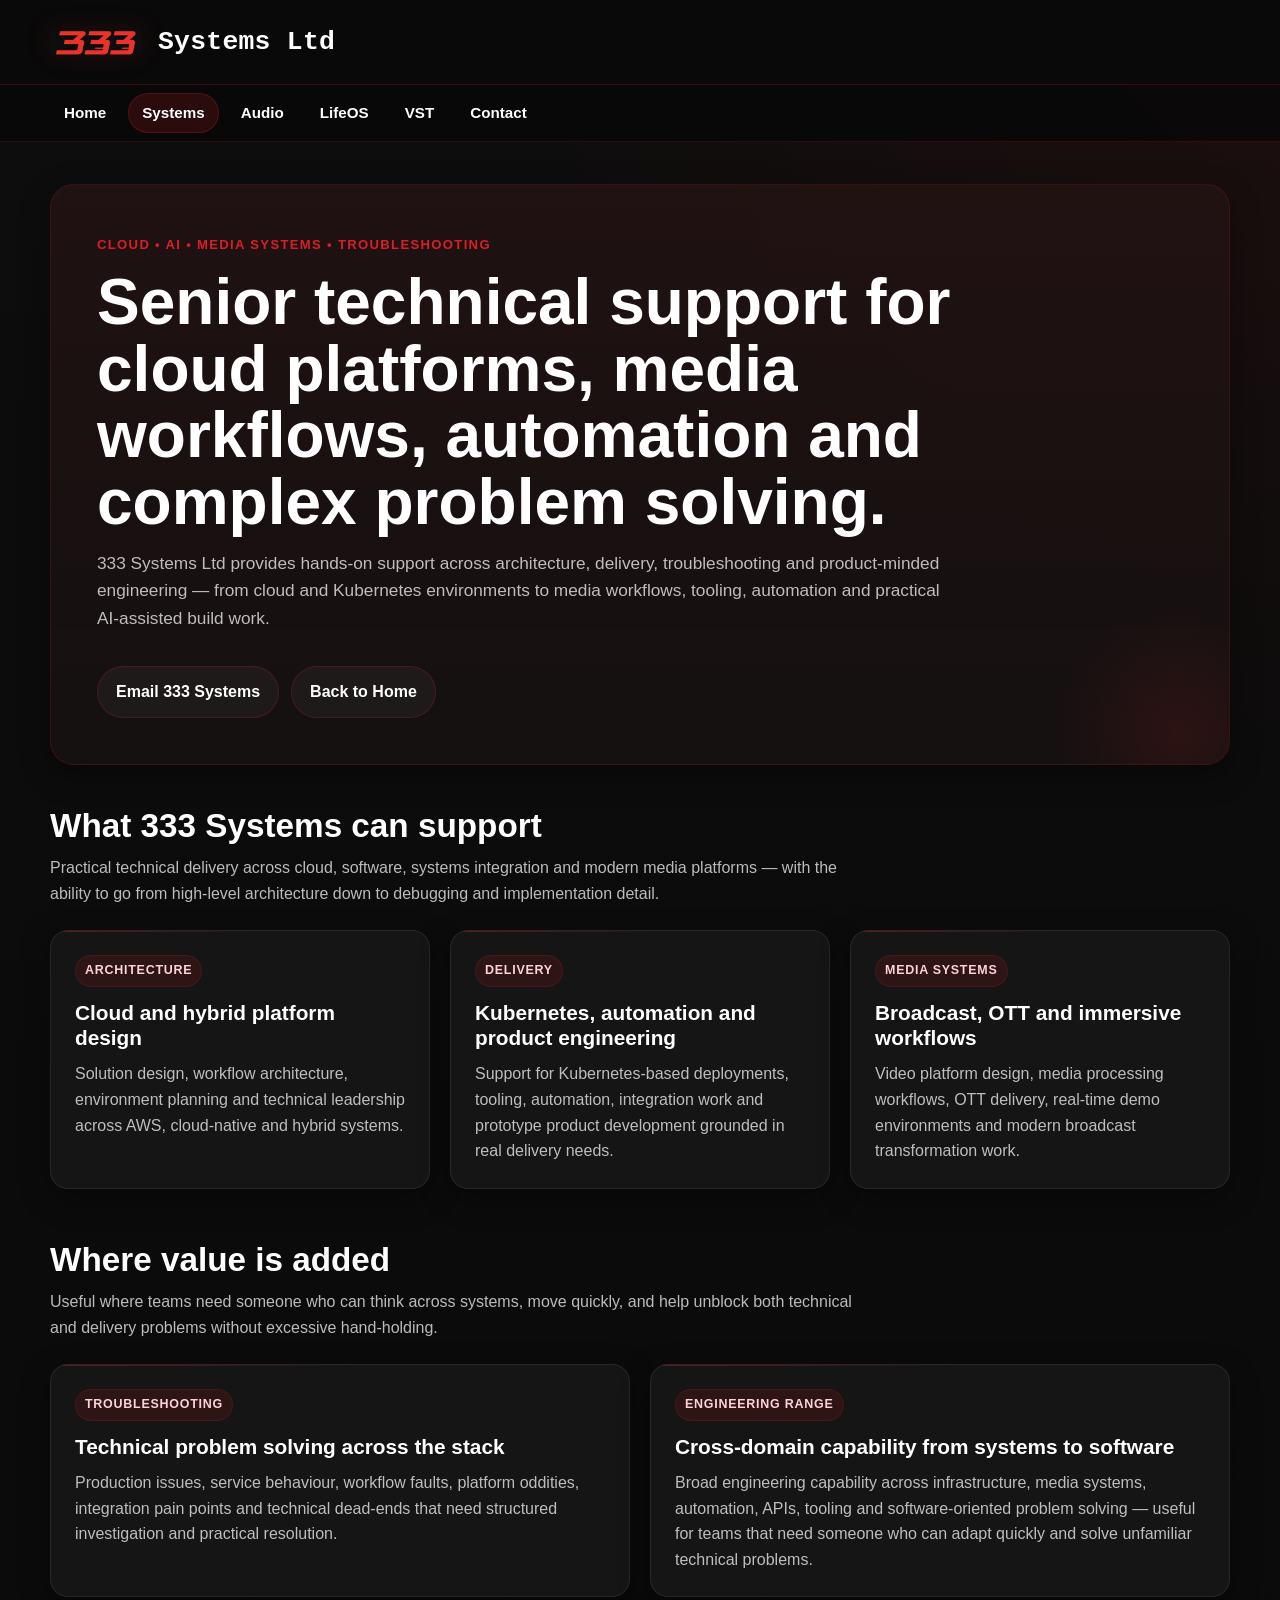
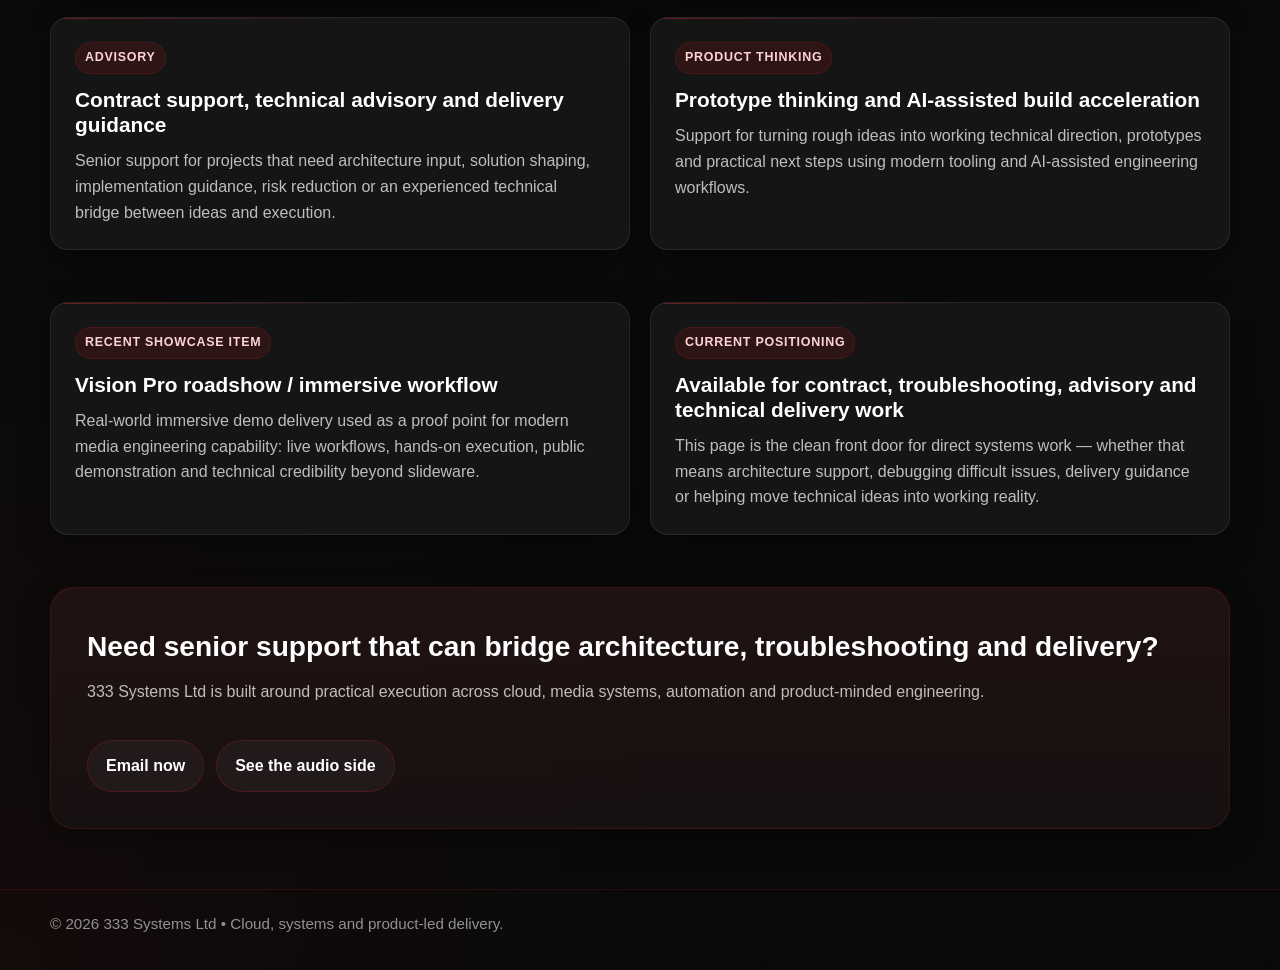
<file: systems.html>
<!DOCTYPE html>
<html lang="en">
<head>
  <meta charset="UTF-8" />
  <meta name="viewport" content="width=device-width, initial-scale=1.0" />
  <title>Systems - 333 Systems Ltd</title>
  <link rel="stylesheet" href="style.css" />
</head>
<body>

<header class="topbar brand-only">
  <div class="wrap topbar-inner">
    <div class="brand">
      <img src="images/333-logo.png" class="brand-mark" alt="333 Systems logo">
      <div class="brand-text">Systems Ltd</div>
    </div>
  </div>
</header>

<div class="subnav-bar">
  <div class="wrap subnav-inner">
    <nav class="subnav">
      <a href="index.html">Home</a>
      <a href="systems.html" class="active">Systems</a>
      <a href="audio.html">Audio</a>
      <a href="lifeos.html">LifeOS</a>
      <a href="vst.html">VST</a>
      <a href="contact.html">Contact</a>
    </nav>
  </div>
</div>

<main>

<section class="hero">
  <div class="wrap">
    <div class="hero-panel">
      <div class="eyebrow">Cloud • AI • Media Systems • Troubleshooting</div>
      <h1>Senior technical support for cloud platforms, media workflows, automation and complex problem solving.</h1>
      <p>
        333 Systems Ltd provides hands-on support across architecture, delivery, troubleshooting and product-minded engineering — from cloud and Kubernetes environments to media workflows, tooling, automation and practical AI-assisted build work.
      </p>
      <div class="hero-actions">
        <a class="button button-secondary" href="contact.html">Email 333 Systems</a>
        <a class="button button-secondary" href="index.html">Back to Home</a>
      </div>
    </div>
  </div>
</section>

<section class="section">
  <div class="wrap">
    <h2 class="section-title">What 333 Systems can support</h2>
    <p class="section-intro">
      Practical technical delivery across cloud, software, systems integration and modern media platforms — with the ability to go from high-level architecture down to debugging and implementation detail.
    </p>

    <div class="grid grid-3">
      <div class="card">
        <div class="pill">Architecture</div>
        <h3>Cloud and hybrid platform design</h3>
        <p>
          Solution design, workflow architecture, environment planning and technical leadership across AWS, cloud-native and hybrid systems.
        </p>
      </div>

      <div class="card">
        <div class="pill">Delivery</div>
        <h3>Kubernetes, automation and product engineering</h3>
        <p>
          Support for Kubernetes-based deployments, tooling, automation, integration work and prototype product development grounded in real delivery needs.
        </p>
      </div>

      <div class="card">
        <div class="pill">Media Systems</div>
        <h3>Broadcast, OTT and immersive workflows</h3>
        <p>
          Video platform design, media processing workflows, OTT delivery, real-time demo environments and modern broadcast transformation work.
        </p>
      </div>
    </div>
  </div>
</section>

<section class="section">
  <div class="wrap">
    <h2 class="section-title">Where value is added</h2>
    <p class="section-intro">
      Useful where teams need someone who can think across systems, move quickly, and help unblock both technical and delivery problems without excessive hand-holding.
    </p>

    <div class="grid grid-2">
      <div class="card">
        <div class="pill">Troubleshooting</div>
        <h3>Technical problem solving across the stack</h3>
        <p>
          Production issues, service behaviour, workflow faults, platform oddities, integration pain points and technical dead-ends that need structured investigation and practical resolution.
        </p>
      </div>

      <div class="card">
        <div class="pill">Engineering Range</div>
        <h3>Cross-domain capability from systems to software</h3>
        <p>
          Broad engineering capability across infrastructure, media systems, automation, APIs, tooling and software-oriented problem solving — useful for teams that need someone who can adapt quickly and solve unfamiliar technical problems.
       </p>
      </div>

      <div class="card">
        <div class="pill">Advisory</div>
        <h3>Contract support, technical advisory and delivery guidance</h3>
        <p>
          Senior support for projects that need architecture input, solution shaping, implementation guidance, risk reduction or an experienced technical bridge between ideas and execution.
        </p>
      </div>

      <div class="card">
        <div class="pill">Product Thinking</div>
        <h3>Prototype thinking and AI-assisted build acceleration</h3>
        <p>
          Support for turning rough ideas into working technical direction, prototypes and practical next steps using modern tooling and AI-assisted engineering workflows.
        </p>
      </div>
    </div>
  </div>
</section>

<section class="section">
  <div class="wrap grid grid-2">
    <div class="card">
      <div class="pill">Recent showcase item</div>
      <h3>Vision Pro roadshow / immersive workflow</h3>
      <p>
        Real-world immersive demo delivery used as a proof point for modern media engineering capability: live workflows, hands-on execution, public demonstration and technical credibility beyond slideware.
      </p>
    </div>

    <div class="card">
      <div class="pill">Current positioning</div>
      <h3>Available for contract, troubleshooting, advisory and technical delivery work</h3>
      <p>
        This page is the clean front door for direct systems work — whether that means architecture support, debugging difficult issues, delivery guidance or helping move technical ideas into working reality.
      </p>
    </div>
  </div>
</section>

<section class="section">
  <div class="wrap">
    <div class="cta">
      <h3>Need senior support that can bridge architecture, troubleshooting and delivery?</h3>
      <p>
        333 Systems Ltd is built around practical execution across cloud, media systems, automation and product-minded engineering.
      </p>
      <div class="hero-actions">
        <a class="button button-secondary" href="contact.html">Email now</a>
        <a class="button button-secondary" href="audio.html">See the audio side</a>
      </div>
    </div>
  </div>
</section>

</main>

<footer>
  <div class="wrap">© 2026 333 Systems Ltd • Cloud, systems and product-led delivery.</div>
</footer>

</body>
</html>
</file>
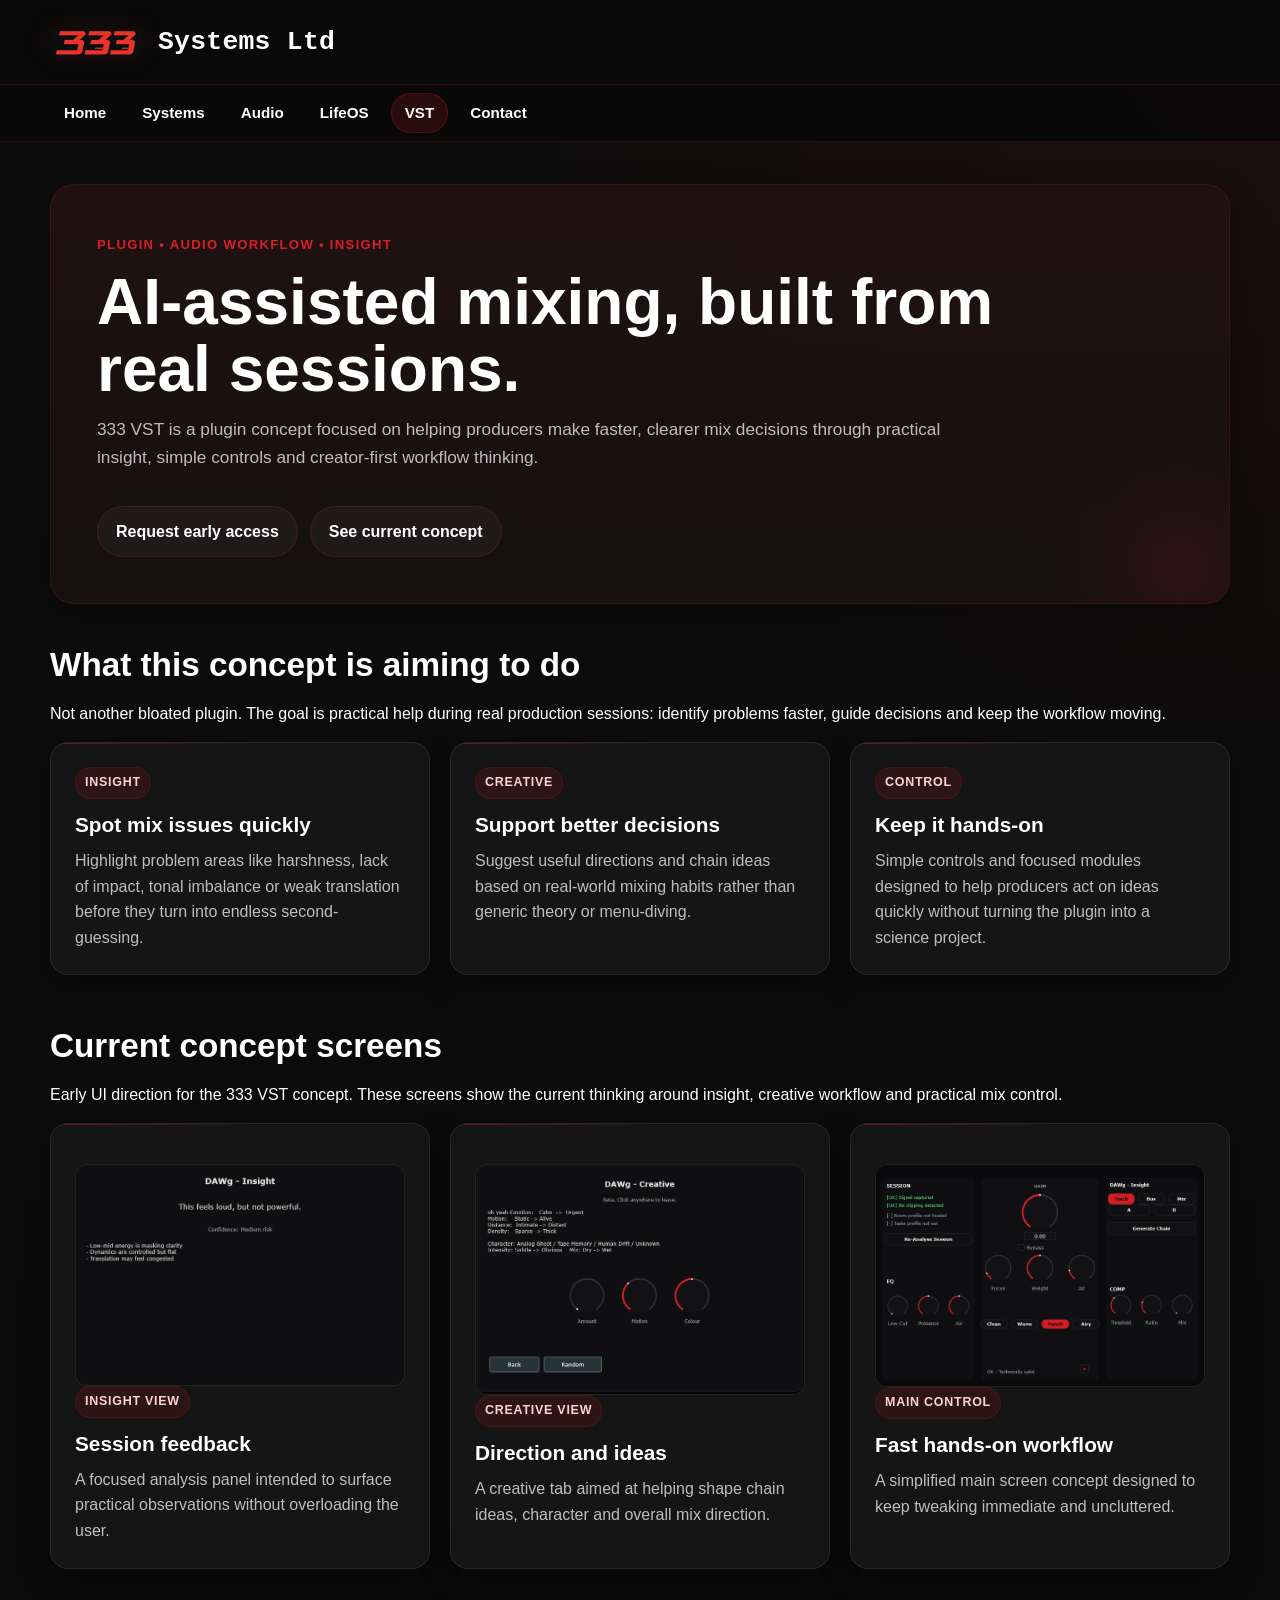
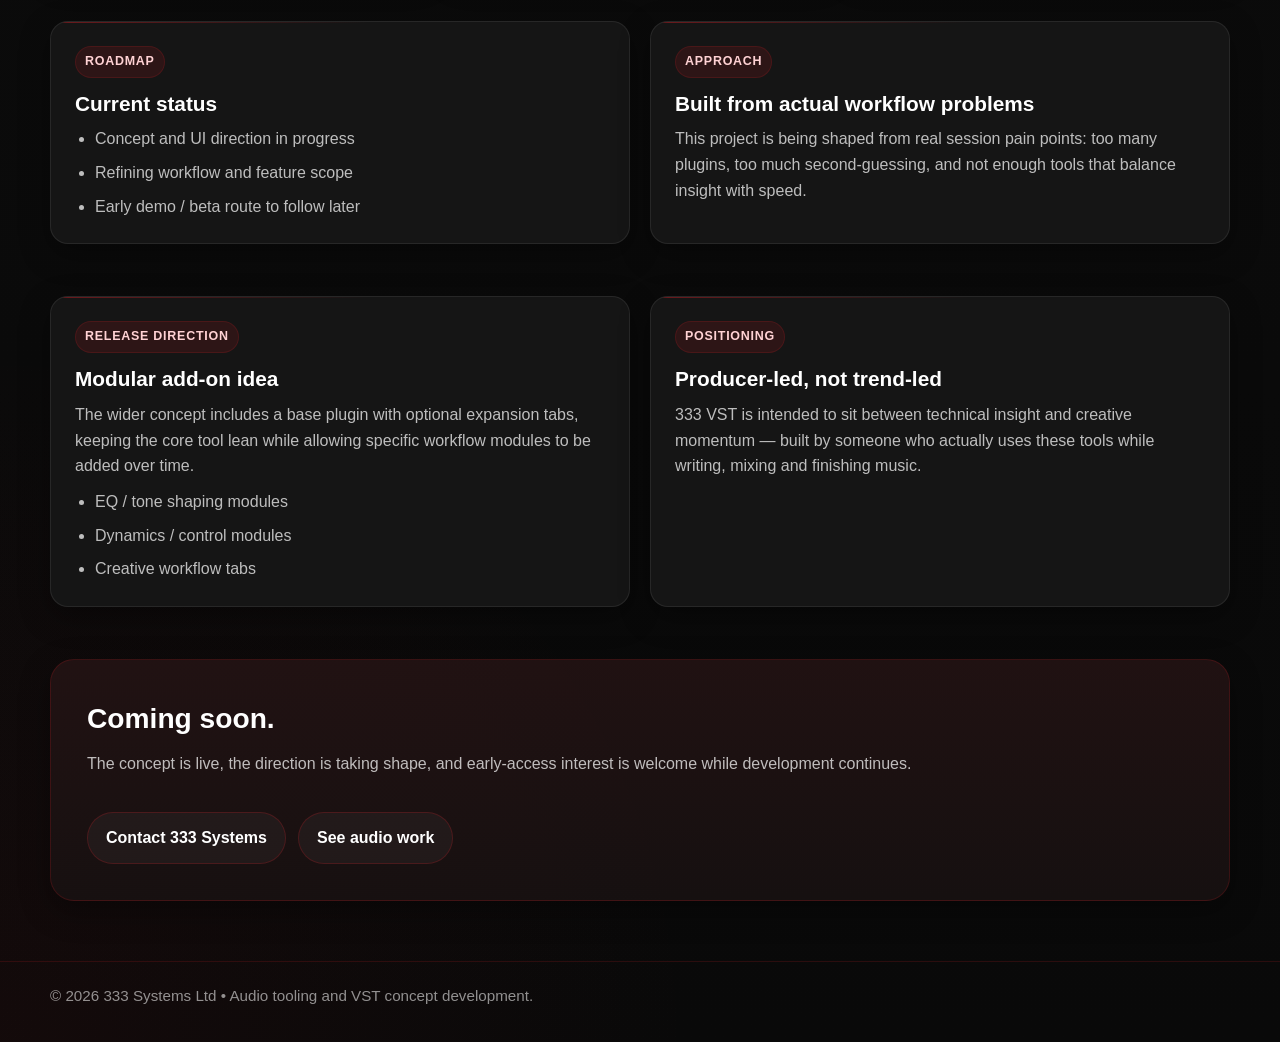
<file: vst.html>
<!DOCTYPE html>
<html lang="en">
<head>
  <meta charset="UTF-8" />
  <meta name="viewport" content="width=device-width, initial-scale=1.0" />
  <title>VST - 333 Systems Ltd</title>
  <link rel="stylesheet" href="style.css" />
</head>
<body>

<header class="topbar brand-only">
  <div class="wrap topbar-inner">
    <div class="brand">
      <img src="images/333-logo.png" class="brand-mark" alt="333 Systems logo">
      <div class="brand-text">Systems Ltd</div>
    </div>
  </div>
</header>

<div class="subnav-bar">
  <div class="wrap subnav-inner">
    <nav class="subnav">
      <a href="index.html">Home</a>
      <a href="systems.html">Systems</a>
      <a href="audio.html">Audio</a>
      <a href="lifeos.html">LifeOS</a>
      <a href="vst.html" class="active">VST</a>
      <a href="contact.html">Contact</a>
    </nav>
  </div>
</div>

<main>

<section class="hero">
  <div class="wrap">
    <div class="hero-panel">
      <div class="eyebrow">Plugin • Audio workflow • Insight</div>
      <h1>AI-assisted mixing, built from real sessions.</h1>
      <p>
        333 VST is a plugin concept focused on helping producers make faster, clearer mix decisions
        through practical insight, simple controls and creator-first workflow thinking.
      </p>

      <div class="hero-actions">
        <a href="contact.html" class="button button-secondary">Request early access</a>
        <a href="#screens" class="button button-secondary">See current concept</a>
      </div>
    </div>
  </div>
</section>

<section class="section">
  <div class="wrap">
    <h2 class="section-title">What this concept is aiming to do</h2>
    <p class="section-lead">
      Not another bloated plugin. The goal is practical help during real production sessions:
      identify problems faster, guide decisions and keep the workflow moving.
    </p>

    <div class="grid grid-3">
      <div class="card">
        <div class="pill">Insight</div>
        <h3>Spot mix issues quickly</h3>
        <p>
          Highlight problem areas like harshness, lack of impact, tonal imbalance or weak translation
          before they turn into endless second-guessing.
        </p>
      </div>

      <div class="card">
        <div class="pill">Creative</div>
        <h3>Support better decisions</h3>
        <p>
          Suggest useful directions and chain ideas based on real-world mixing habits rather than
          generic theory or menu-diving.
        </p>
      </div>

      <div class="card">
        <div class="pill">Control</div>
        <h3>Keep it hands-on</h3>
        <p>
          Simple controls and focused modules designed to help producers act on ideas quickly without
          turning the plugin into a science project.
        </p>
      </div>
    </div>
  </div>
</section>

<section class="section" id="screens">
  <div class="wrap">
    <h2 class="section-title">Current concept screens</h2>
    <p class="section-lead">
      Early UI direction for the 333 VST concept. These screens show the current thinking around
      insight, creative workflow and practical mix control.
    </p>

    <div class="grid grid-3">
      <div class="card media-card">
        <img src="images/audio-engineering-assistant-tab.png" alt="333 VST insight tab concept screen">
        <div class="pill">Insight view</div>
        <h3>Session feedback</h3>
        <p>
          A focused analysis panel intended to surface practical observations without overloading the user.
        </p>
      </div>

      <div class="card media-card">
        <img src="images/creative-tab-vst.png" alt="333 VST creative tab concept screen">
        <div class="pill">Creative view</div>
        <h3>Direction and ideas</h3>
        <p>
          A creative tab aimed at helping shape chain ideas, character and overall mix direction.
        </p>
      </div>

      <div class="card media-card">
        <img src="images/main-screen-vst.png" alt="333 VST main control screen">
        <div class="pill">Main control</div>
        <h3>Fast hands-on workflow</h3>
        <p>
          A simplified main screen concept designed to keep tweaking immediate and uncluttered.
        </p>
      </div>
    </div>
  </div>
</section>

<section class="section">
  <div class="wrap grid grid-2">
    <div class="card">
      <div class="pill">Roadmap</div>
      <h3>Current status</h3>
      <ul class="list">
        <li>Concept and UI direction in progress</li>
        <li>Refining workflow and feature scope</li>
        <li>Early demo / beta route to follow later</li>
      </ul>
    </div>

    <div class="card">
      <div class="pill">Approach</div>
      <h3>Built from actual workflow problems</h3>
      <p>
        This project is being shaped from real session pain points: too many plugins, too much
        second-guessing, and not enough tools that balance insight with speed.
      </p>
    </div>
  </div>
</section>

<section class="section">
  <div class="wrap grid grid-2">
    <div class="card">
      <div class="pill">Release direction</div>
      <h3>Modular add-on idea</h3>
      <p>
        The wider concept includes a base plugin with optional expansion tabs, keeping the core tool lean
        while allowing specific workflow modules to be added over time.
      </p>
      <ul class="list">
        <li>EQ / tone shaping modules</li>
        <li>Dynamics / control modules</li>
        <li>Creative workflow tabs</li>
      </ul>
    </div>

    <div class="card">
      <div class="pill">Positioning</div>
      <h3>Producer-led, not trend-led</h3>
      <p>
        333 VST is intended to sit between technical insight and creative momentum — built by someone
        who actually uses these tools while writing, mixing and finishing music.
      </p>
    </div>
  </div>
</section>

<section class="section">
  <div class="wrap">
    <div class="cta">
      <h3>Coming soon.</h3>
      <p>
        The concept is live, the direction is taking shape, and early-access interest is welcome while
        development continues.
      </p>
      <div class="hero-actions">
        <a href="contact.html" class="button button-secondary">Contact 333 Systems</a>
        <a href="audio.html" class="button button-secondary">See audio work</a>
      </div>
    </div>
  </div>
</section>

</main>

<footer>
  <div class="wrap">© 2026 333 Systems Ltd • Audio tooling and VST concept development.</div>
</footer>

</body>
</html>
</file>
<file: style.css>
:root {
    --bg: #0A0A0A;
    --bg-soft: #121212;
    --panel: rgba(18, 18, 18, 0.88);
    --panel-strong: rgba(22, 22, 22, 0.96);
    --border: rgba(217, 31, 38, 0.18);
    --border-soft: rgba(255, 255, 255, 0.08);
    --text: #ffffff;
    --muted: rgba(255, 255, 255, 0.72);
    --muted-soft: rgba(255, 255, 255, 0.55);
    --red: #D91F26;
    --red-dark: #b8171c;
    --red-glow: rgba(217, 31, 38, 0.18);
    --max-width: 1180px;
    --radius: 18px;
    --radius-sm: 12px;
    --shadow: 0 10px 30px rgba(0, 0, 0, 0.35);
}

* {
    box-sizing: border-box;
}

html {
    scroll-behavior: smooth;
}

body {
    margin: 0;
    font-family: Arial, sans-serif;
    background:
        radial-gradient(circle at top right, rgba(217, 31, 38, 0.08), transparent 28%),
        radial-gradient(circle at bottom left, rgba(217, 31, 38, 0.05), transparent 24%),
        linear-gradient(180deg, #0d0d0d 0%, #090909 100%);
    color: var(--text);
    line-height: 1.6;
}

/* Layout */
.wrap,
.container {
    width: min(var(--max-width), calc(100% - 40px));
    margin: 0 auto;
}

.container {
    padding: 40px 0 64px;
}

main {
    display: block;
}

section {
    position: relative;
}

.section {
    padding: 20px 0 32px;
}

.section-title {
    margin: 0 0 10px;
    font-size: clamp(1.65rem, 2.6vw, 2.2rem);
    line-height: 1.15;
    color: var(--text);
}

.section-intro {
    margin: 0 0 24px;
    max-width: 820px;
    color: var(--muted);
    font-size: 1rem;
}

/* Header */
.topbar {
    position: sticky;
    top: 0;
    z-index: 1000;
    background: rgba(10, 10, 10, 0.96);
    border-bottom: 1px solid rgba(217, 31, 38, 0.22);
    backdrop-filter: blur(10px);
}

.topbar-inner {
    min-height: 84px;
    display: flex;
    align-items: center;
    padding: 10px 0;
}

.brand {
    display: flex;
    align-items: center;
    gap: 16px;
}

.brand-mark {
    width: 92px;
    height: auto;
    object-fit: contain;
    display: block;
    filter: drop-shadow(0 0 12px rgba(217, 31, 38, 0.12));
}

.brand-text {
    font-size: 1.65rem;
    font-weight: 700;
    font-family: Consolas, "Courier New", monospace;
    letter-spacing: 0.01em;
    line-height: 1;
}

.mono {
    color: var(--red);
    font-family: Consolas, "Courier New", monospace;
}

/* Subnav */
.subnav-bar {
    border-bottom: 1px solid rgba(217, 31, 38, 0.18);
    background: rgba(8, 8, 8, 0.9);
}

.subnav-inner {
    min-height: 54px;
    display: flex;
    align-items: center;
    padding: 8px 0;
}

.subnav {
    display: flex;
    gap: 8px;
    flex-wrap: wrap;
}

.subnav a {
    color: var(--text);
    text-decoration: none;
    font-weight: 700;
    font-size: 0.95rem;
    padding: 8px 14px;
    border-radius: 999px;
    transition: all 0.2s ease;
}

.subnav a:hover,
.subnav a.active {
    background: rgba(217, 31, 38, 0.16);
    box-shadow: inset 0 0 0 1px rgba(217, 31, 38, 0.25);
}

/* Hero */
.hero {
    padding: 42px 0 22px;
}

.hero-panel {
    background:
        linear-gradient(180deg, rgba(217, 31, 38, 0.08), rgba(217, 31, 38, 0.02)),
        var(--panel);
    border: 1px solid var(--border);
    border-radius: 24px;
    padding: clamp(28px, 4vw, 46px);
    box-shadow: var(--shadow);
    position: relative;
    overflow: hidden;
}

.hero-panel::after {
    content: "";
    position: absolute;
    inset: auto -80px -100px auto;
    width: 260px;
    height: 260px;
    background: radial-gradient(circle, rgba(217, 31, 38, 0.12), transparent 68%);
    pointer-events: none;
}

.eyebrow {
    display: inline-block;
    margin-bottom: 14px;
    color: var(--red);
    font-size: 0.82rem;
    font-weight: 700;
    letter-spacing: 0.1em;
    text-transform: uppercase;
}

.hero h1,
.hero-panel h1 {
    margin: 0 0 14px;
    font-size: clamp(2.7rem, 5vw, 4.25rem);
    line-height: 1.04;
    max-width: 900px;
}

.hero p,
.hero-panel p {
    margin: 0;
    max-width: 860px;
    color: var(--muted);
    font-size: clamp(1rem, 1.6vw, 1.08rem);
}

.hero-actions {
    display: flex;
    flex-wrap: wrap;
    gap: 12px;
    margin-top: 24px;
}

/* Grid */
.grid {
    display: grid;
    gap: 20px;
}

.grid-2 {
    grid-template-columns: repeat(2, minmax(0, 1fr));
}

.grid-3 {
    grid-template-columns: repeat(3, minmax(0, 1fr));
}

/* Special project stack */
.projects-stack {
    display: grid;
    grid-template-columns: 1fr;
    gap: 22px;
}

.projects-stack .card {
    margin-bottom: 0;
}

/* Cards */
.card {
    background: var(--panel-strong);
    padding: 24px;
    margin-bottom: 20px;
    border-radius: var(--radius);
    border: 1px solid var(--border-soft);
    box-shadow: var(--shadow);
    position: relative;
    overflow: hidden;
}

.grid .card {
    margin-bottom: 0;
}

.card::before {
    content: "";
    position: absolute;
    inset: 0 0 auto 0;
    height: 1px;
    background: linear-gradient(90deg, rgba(217, 31, 38, 0.45), transparent 55%);
}

.card h2,
.card h3 {
    margin-top: 0;
    line-height: 1.2;
}

.card h2 {
    margin-bottom: 10px;
    font-size: 1.5rem;
}

.card h3 {
    margin-bottom: 10px;
    font-size: 1.3rem;
}

.card p {
    margin: 0;
    color: var(--muted);
}

.card p + p {
    margin-top: 12px;
}

.card img {
    display: block;
    width: 100%;
    height: auto;
    margin-top: 16px;
    border-radius: 12px;
    border: 1px solid rgba(255, 255, 255, 0.08);
    background: #0f0f0f;
}

/* Pill */
.pill {
    display: inline-flex;
    align-items: center;
    padding: 6px 10px;
    margin-bottom: 14px;
    border-radius: 999px;
    background: rgba(217, 31, 38, 0.12);
    color: #ffd2d4;
    font-size: 0.78rem;
    font-weight: 700;
    letter-spacing: 0.06em;
    text-transform: uppercase;
    box-shadow: inset 0 0 0 1px rgba(217, 31, 38, 0.16);
}

/* Buttons */
.button {
    display: inline-flex;
    align-items: center;
    justify-content: center;
    padding: 12px 18px;
    background: linear-gradient(180deg, var(--red), #bf1a20);
    color: #fff;
    text-decoration: none;
    border-radius: 999px;
    margin-top: 10px;
    font-weight: 700;
    border: 1px solid rgba(255, 255, 255, 0.06);
    box-shadow: 0 8px 22px rgba(217, 31, 38, 0.24);
    transition: transform 0.16s ease, box-shadow 0.16s ease, background 0.16s ease;
}

.button:hover {
    background: linear-gradient(180deg, #e3252d, var(--red-dark));
    transform: translateY(-1px);
    box-shadow: 0 10px 28px rgba(217, 31, 38, 0.3);
}

.button-secondary {
    background: rgba(255, 255, 255, 0.04);
    border: 1px solid rgba(217, 31, 38, 0.22);
    box-shadow: none;
}

.button-secondary:hover {
    background: rgba(217, 31, 38, 0.12);
    box-shadow: inset 0 0 0 1px rgba(217, 31, 38, 0.16);
    transform: translateY(-1px);
}

/* CTA */
.cta {
    background:
        linear-gradient(180deg, rgba(217, 31, 38, 0.08), rgba(217, 31, 38, 0.03)),
        rgba(18, 18, 18, 0.9);
    border: 1px solid var(--border);
    border-radius: 24px;
    padding: clamp(24px, 3.2vw, 36px);
    box-shadow: var(--shadow);
}

.cta h3 {
    margin: 0 0 10px;
    font-size: clamp(1.4rem, 2.2vw, 2rem);
}

.cta p {
    margin: 0;
    color: var(--muted);
}

.cta .hero-actions,
.cta .button {
    margin-top: 18px;
}

/* Lists */
ul,
ol {
    padding-left: 20px;
    color: var(--muted);
}

li + li {
    margin-top: 8px;
}

.list {
    margin: 10px 0 0;
    padding-left: 20px;
    color: var(--muted);
}

/* Footer */
footer {
    border-top: 1px solid rgba(217, 31, 38, 0.16);
    margin-top: 28px;
    padding: 22px 0 34px;
    color: var(--muted-soft);
    font-size: 0.95rem;
}

footer .wrap {
    width: min(var(--max-width), calc(100% - 40px));
    margin: 0 auto;
}

/* Utilities */
.container .card h2:first-child,
.container .card h3:first-child {
    margin-top: 0;
}

a {
    color: inherit;
}

strong {
    color: var(--text);
}

/* Responsive */
@media (max-width: 980px) {
    .grid-2,
    .grid-3 {
        grid-template-columns: 1fr;
    }

    .hero {
        padding-top: 34px;
    }

    .brand-mark {
        width: 78px;
    }

    .brand-text {
        font-size: 1.35rem;
    }
}

iframe {
    border-radius: 12px;
    filter: brightness(0.92) contrast(1.1);
}

.loading {
    font-family: Consolas, monospace;
    font-size: 0.9rem;
    opacity: 0.5;
    margin-top: 12px;
    letter-spacing: 0.08em;
}

@media (max-width: 640px) {
    .wrap,
    .container,
    footer .wrap {
        width: min(var(--max-width), calc(100% - 24px));
    }

    .hero-panel,
    .cta,
    .card {
        border-radius: 18px;
    }

    .brand-mark {
        width: 64px;
    }

    .brand-text {
        font-size: 1.1rem;
    }

    .subnav a {
        padding: 9px 10px;
        font-size: 0.92rem;
    }

    .button {
        width: 100%;
    }

    .hero-actions {
        flex-direction: column;
    }
}
</file>
